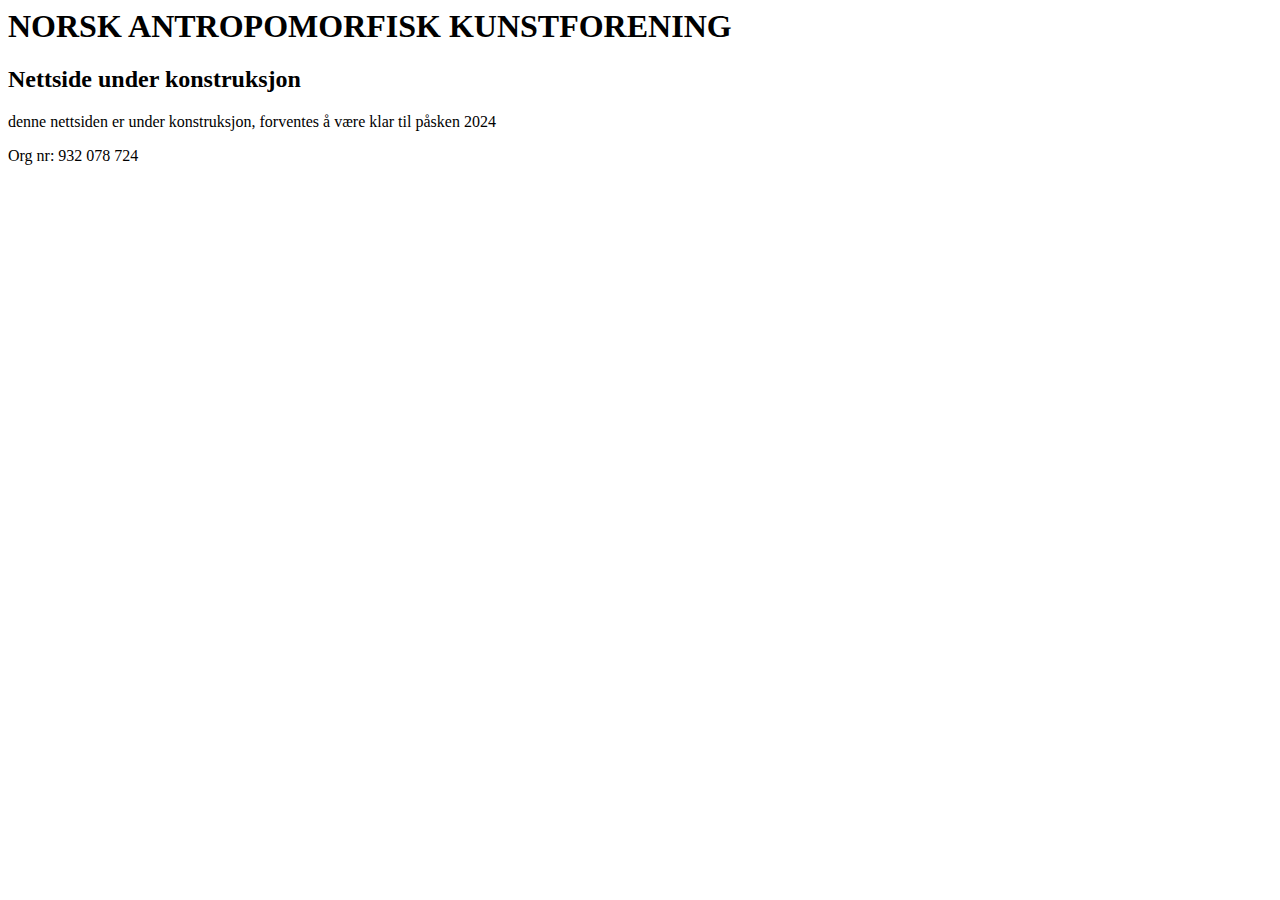
<file: index.html>
<html>
    <header></header>
    <body>
        <h1>NORSK ANTROPOMORFISK KUNSTFORENING</h1>
        <h2>Nettside under konstruksjon</h2>
        <p>denne nettsiden er under konstruksjon, forventes å være klar til påsken 2024</p>
        <footer>Org nr: 932 078 724</footer>
    </body>
</html>
</file>
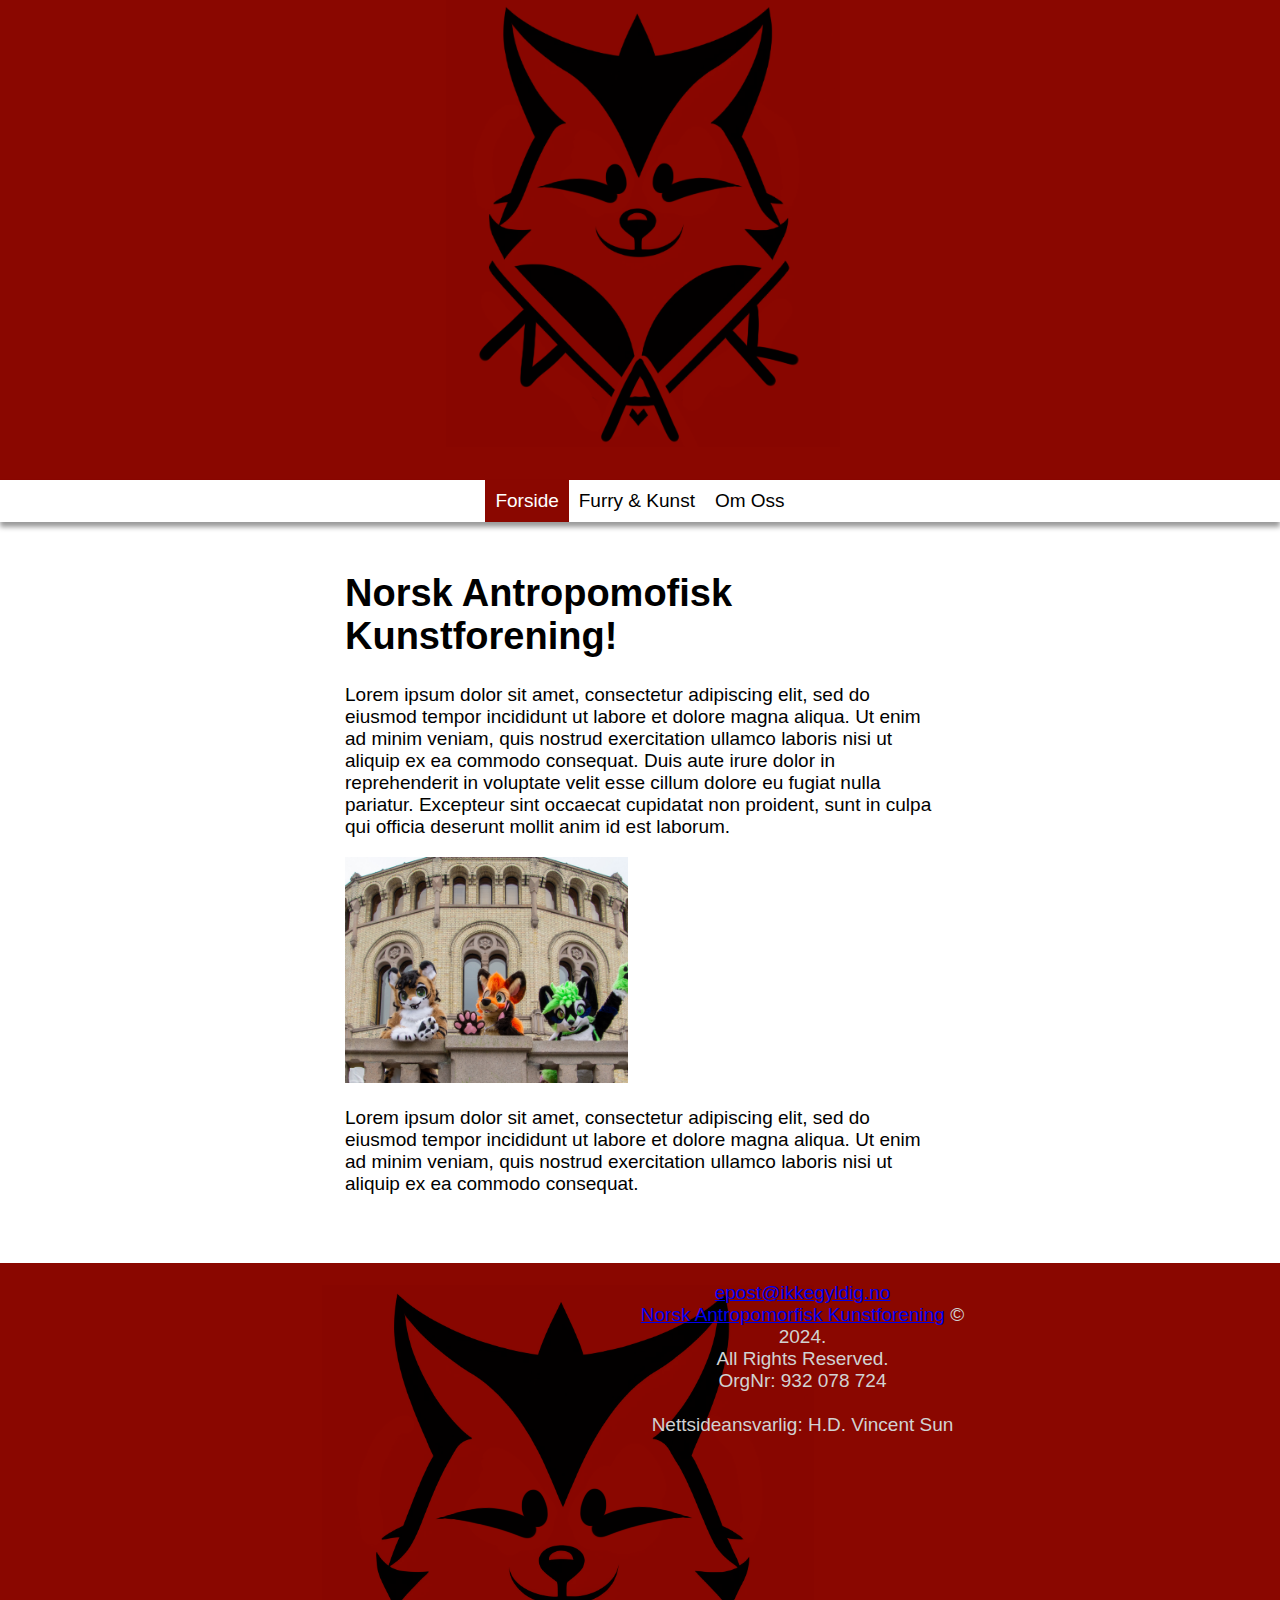
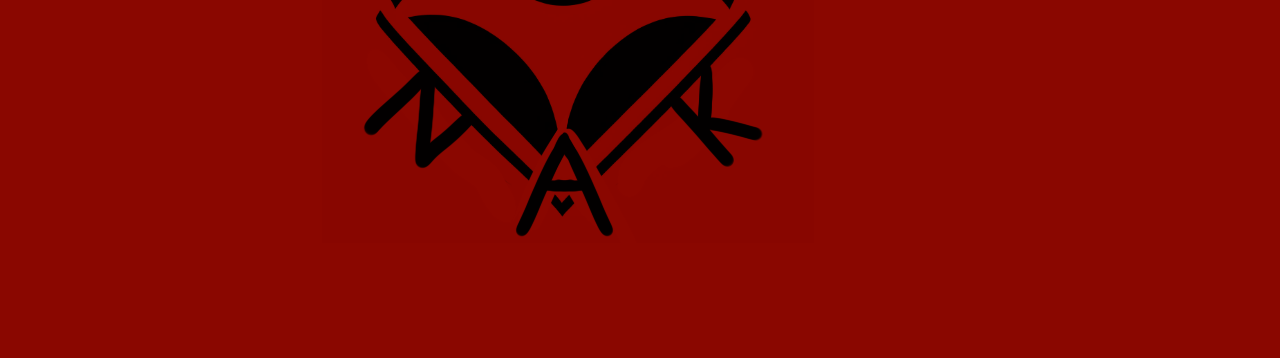
<file: test/index.html>
<!DOCTYPE html>
<html lang="en" dir="ltr">
  <head>
    <meta charset="utf-8">
    <meta name="viewport" content="width=device-width, initial-scale=1.0">
    <title>NAK</title>
    <link rel="icon" type="image/gif" href="./bilder/nak_logo.png">
    <link rel="stylesheet" href="./master.css">
  </head>
  <body>

    <div class="red_bg_color full_width">
      <img class="front_img" src="./bilder/nak_logo.png" alt="NAK logo">
    </div>
    <!--Menylinje under her-->
    <div class="full_width">
      <div class="navbar">
        <a href="index.html" class="button active"><span>Forside</span></a>
        <a href="furry_kunst.html" class="button inactive"><span>Furry & Kunst</span></a>
        <a href="om_oss.html" class="button inactive"><span>Om Oss</span></a>
      </div>
    </div>
    <!--Innhold for forside-->
    <div class="center_content flex">
      <div class="info">
        <div class="innhold">

          
          <h1 class="info_header">Norsk Antropomofisk Kunstforening!</h1>
          <p>Lorem ipsum dolor sit amet, consectetur adipiscing elit, sed do eiusmod tempor 
            incididunt ut labore et dolore magna aliqua. Ut enim ad minim veniam, quis nostrud 
            exercitation ullamco laboris nisi ut aliquip ex ea commodo consequat. Duis aute 
            irure dolor in reprehenderit in voluptate velit esse cillum dolore eu fugiat nulla 
            pariatur. Excepteur sint occaecat cupidatat non proident, sunt in culpa qui officia 
            deserunt mollit anim id est laborum.
          </p>
          <img class="image" src="./bilder/forbilde.jpg"  alt="Bilde av Fursiters">
          <p>Lorem ipsum dolor sit amet, consectetur adipiscing elit, sed do eiusmod tempor 
            incididunt ut labore et dolore magna aliqua. Ut enim ad minim veniam, quis nostrud 
            exercitation ullamco laboris nisi ut aliquip ex ea commodo consequat. 
          </p>
        </div>
      </div>    
    </div>
    <div class="center_content">
      
    </div>

    <!--Footer-->
    <footer class="full_width red_bg_color">
      <div class="flex center_content">
      
        <div class="footer_flex">
          <br>
          <img class="footer_img" src="./bilder/nak_logo.png" alt="NAK logo">
        </div>
        
        <div class="footer_flex">
          <p class="center_content2">
            <a href="mailto:">epost@ikkegyldig.no</a>
            <br><a href="https://antrokunst.no">Norsk Antropomorfisk Kunstforening</a> © 2024.
            <br> All Rights Reserved. 
            <br>OrgNr: 932 078 724
            <br><br>Nettsideansvarlig: H.D. Vincent Sun</p>
        </div> 
      
      </div>
    </footer>
  </body>
</html>
</file>
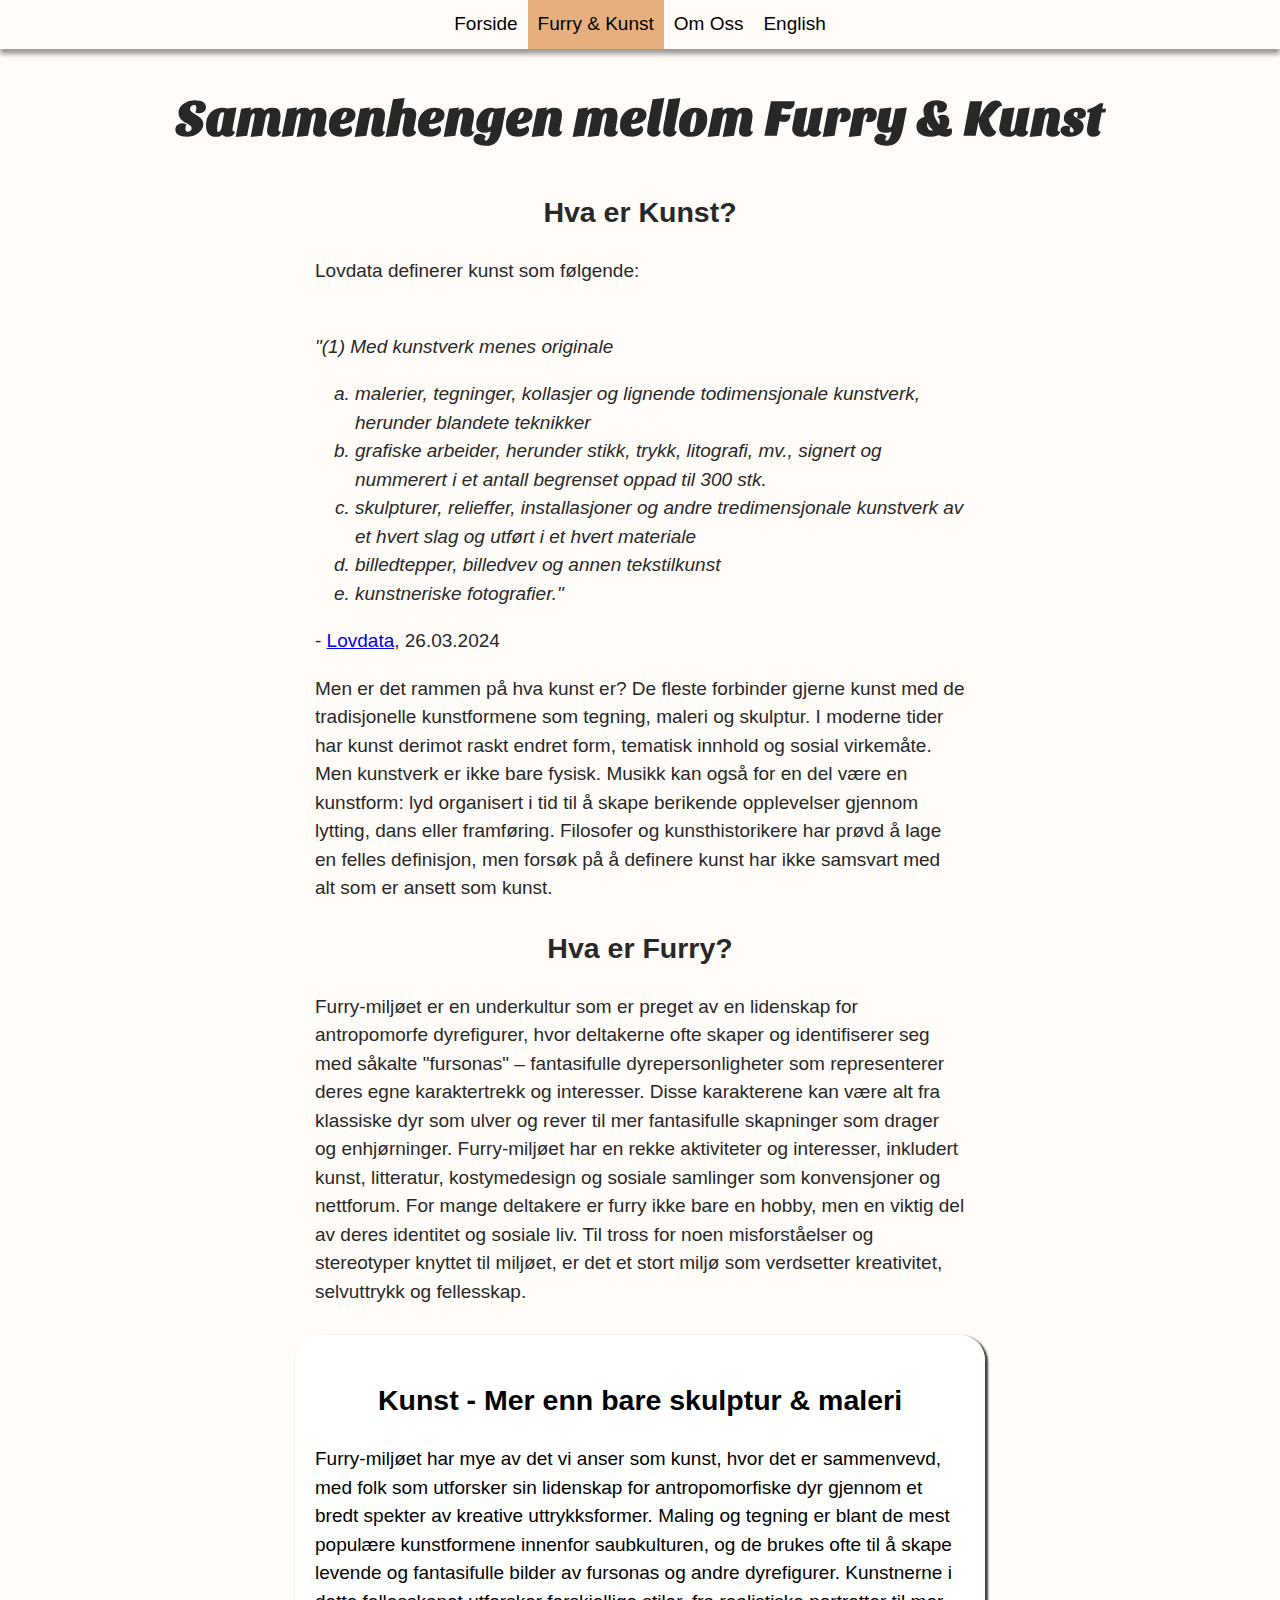
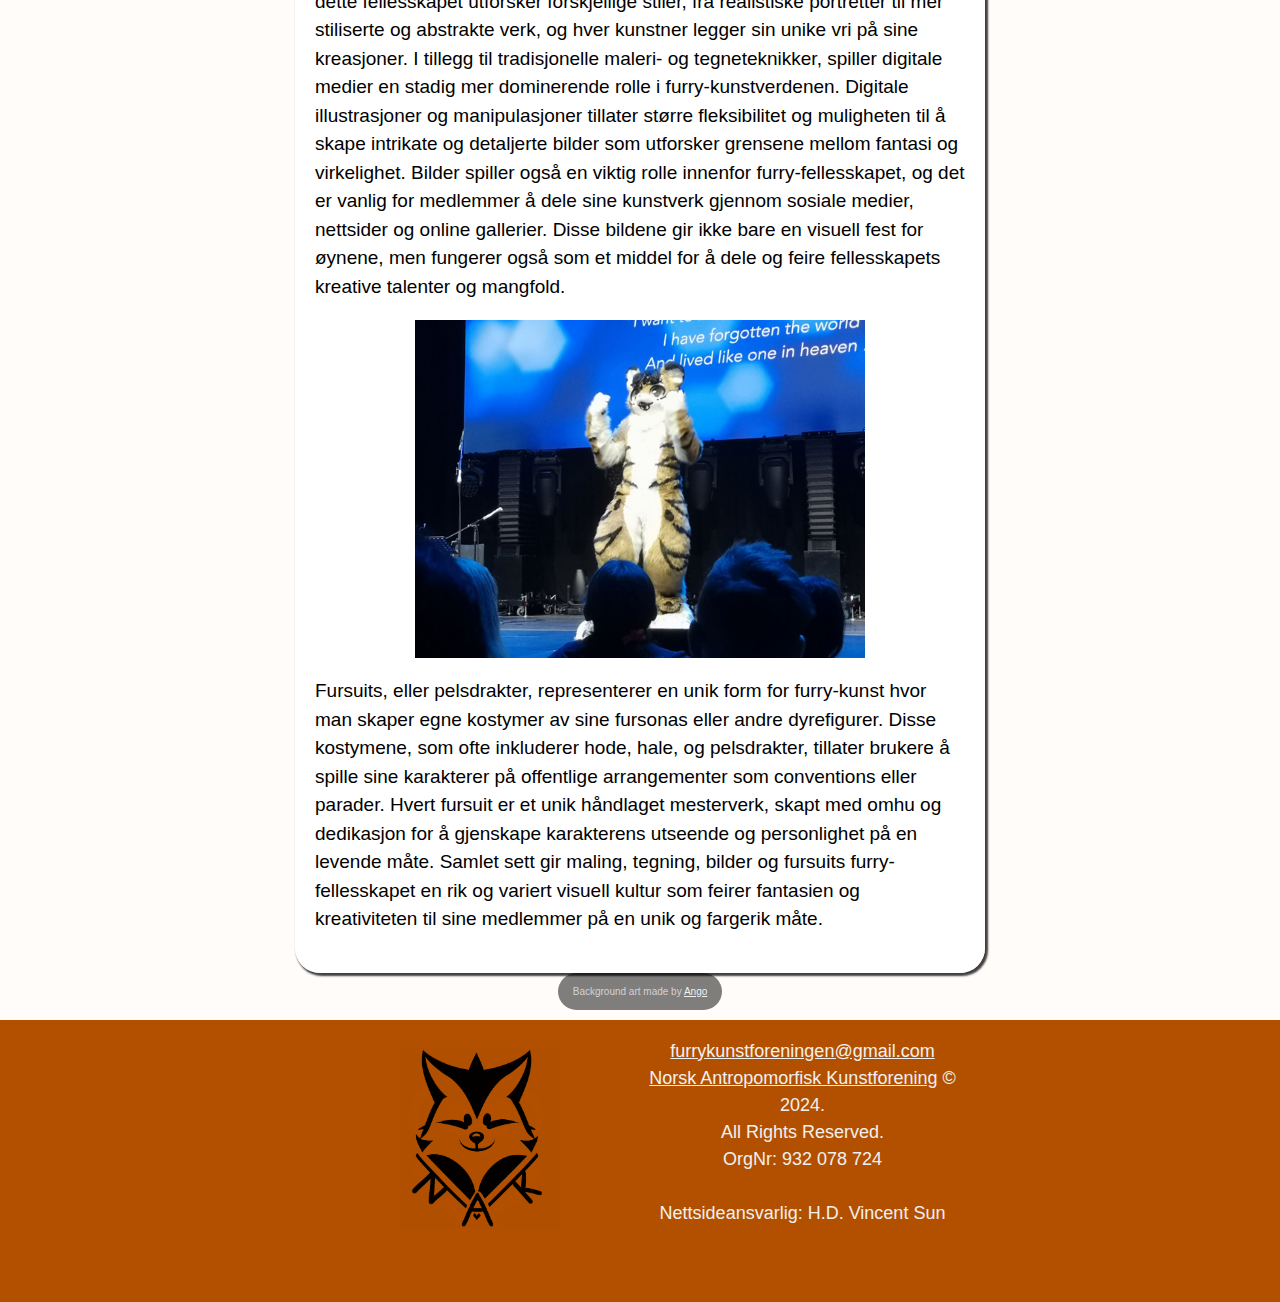
<file: furry_kunst.html>
<!DOCTYPE html>
<html lang="nb" dir="ltr">
  <head>
    <meta charset="utf-8">
    <meta name="viewport" content="width=device-width, initial-scale=1.0">
    <title>NAK - Furrykunst</title>
    <link rel="icon" type="image/gif" href="./assets/bilder/nak_logo.png">
    <link rel="stylesheet" href="./assets/master.css">
    
  </head>
  <!--This easter egg may have issues showing properly in firefox. 
  try another browser or resize your inspect vindow-->
<!--
⠀⢸⠂⠀⠀⠀⠘⣧⠀⠀⣟⠛⠲⢤⡀⠀⠀⣰⠏⠀⠀⠀⠀⠀⢹⡀
⠀⡿⠀⠀⠀⠀⠀⠈⢷⡀⢻⡀⠀⠀⠙⢦⣰⠏⠀⠀⠀⠀⠀⠀⢸⠀
⠀⡇⠀⠀⠀⠀⠀⠀⢀⣻⠞⠛⠀⠀⠀⠀⠻⠀⠀⠀⠀⠀⠀⠀⢸⠀
⠀⡇⠀⠀⠀⠀⠀⠀⠛⠓⠒⠓⠓⠀⠀⠀⠀⠀⠀⠀⠀⠀⠀⠀⢸⠀
⠀⡇⠀⠀⠀⠀⠀⠀⠀⠀⠀⠀⠀⠀⠀⠀⠀⠀⠀⠀⠀⠀⠀⠀⣸⠀
⠀⢿⠀⠀⠀⠀⠀⠀⠀⠀⠀⠀⠀⠀⠀⠀⢀⣀⣀⣀⣀⠀⠀⢀⡟⠀
⠀⠘⣇⠀⠘⣿⠋⢹⠛⣿⡇⠀⠀⠀⠀⣿⣿⡇⠀⢳⠉⠀⣠⡾⠁⠀
⣦⣤⣽⣆⢀⡇⠀⢸⡇⣾⡇⠀⠀⠀⠀⣿⣿⡷⠀⢸⡇⠐⠛⠛⣿⠀
⠹⣦⠀⠀⠸⡇⠀⠸⣿⡿⠁⢀⡀⠀⠀⠿⠿⠃⠀⢸⠇⠀⢀⡾⠁⠀
⠀⠈⡿⢠⢶⣡⡄⠀⠀⠀⠀⠉⠁⠀⠀⠀⠀⠀⣴⣧⠆⠀⢻⡄⠀⠀
⠀⢸⠃⠀⠘⠉⠀⠀⠀⠠⣄⡴⠲⠶⠴⠃⠀⠀⠀⠉⡀⠀⠀⢻⡄⠀
⠀⠘⠒⠒⠻⢦⣄⡀⠀⠀⠀⠀⠀⠀⠀⠀⢀⣀⣤⠞⠛⠒⠛⠋⠁⠀
⠀⠀⠀⠀⠀⠀⠸⣟⠓⠒⠂⠀⠀⠀⠀⠀⠈⢷⡀⠀⠀⠀⠀⠀⠀⠀
⠀⠀⠀⠀⠀⠀⠀⠙⣦⠀⠀⠀⠀⠀⠀⠀⠀⠈⢷⠀⠀⠀⠀⠀⠀⠀
⠀⠀⠀⠀⠀⠀⠀⣼⣃⡀⠀⠀⠀⠀⠀⠀⠀⠀⠘⣆⠀⠀⠀⠀⠀⠀
⠀⠀⠀⠀⠀⠀⠀⠉⣹⠃⠀⠀⠀⠀⠀⠀⠀⠀⠀⢻⠀⠀⠀⠀⠀⠀
⠀⠀⠀⠀⠀⠀⠀⠀⡿⠀⠀⠀⠀⠀⠀⠀⠀⠀⠀⢸⡆⠀⠀⠀⠀⠀
-->

  <body>

<!--    <div class="topbar_bg_color full_width">
      <img class="front_img" src="./bilder/nak_logo.png" alt="NAK logo">
    </div>
 -->   
    <!--Menylinje under her-->
    <div class="full_width">
      <div class="navbar">
        <a href="index.html" class="button inactive"><span>Forside</span></a>
        <a href="furry_kunst.html" class="button active"><span>Furry & Kunst</span></a>
        <a href="om_oss.html" class="button inactive"><span>Om Oss</span></a>
        <a href="zENG_index.html" class="button inactive"><span>English</span></a>
      </div>
    </div>
    <!--Innhold for furry & kunst-->
    <h1 class="center_content2 animate-top">Sammenhengen mellom Furry & Kunst</h1>
    <div class="center_content"><!--div box for art-->
      <h2 class="center_content2">Hva er Kunst? </h2>
      <p class="">
        Lovdata definerer kunst som følgende: 
      </p>
        <br> 
        <span class="quote">"(1) Med kunstverk menes originale</span>
        <ol type="a" class="quote">
          <li>malerier, tegninger, kollasjer og lignende todimensjonale 
              kunstverk, herunder blandete teknikker</li>
          <li>grafiske arbeider, herunder stikk, trykk, litografi, mv., 
              signert og nummerert i et antall begrenset oppad til 300 stk.</li>
          <li>skulpturer, relieffer, installasjoner og andre tredimensjonale 
              kunstverk av et hvert slag og utført i et hvert materiale</li>
          <li>billedtepper, billedvev og annen tekstilkunst</li>
          <li>kunstneriske fotografier."</li>
        </ol>
        <p class="">
        - <a href="https://lovdata.no/forskrift/2009-12-15-1540/§1-3-2">
        Lovdata</a>, 26.03.2024</p>

      <p>Men er det rammen på hva kunst er? De fleste forbinder gjerne kunst 
        med de tradisjonelle kunstformene som tegning, maleri og skulptur. I 
        moderne tider har kunst derimot raskt endret form, tematisk innhold og 
        sosial virkemåte. Men kunstverk er ikke bare fysisk. Musikk kan også 
        for en del være en kunstform: lyd organisert i tid til å skape berikende
        opplevelser gjennom lytting, dans eller framføring. Filosofer og 
        kunsthistorikere har prøvd å lage en felles definisjon, men forsøk på 
        å definere kunst har ikke samsvart med alt som er ansett som kunst.
      </p>
    </div>

    <div class="center_content"><!--div box for furry-->
      <h2 class="center_content2">Hva er Furry? </h2>
      <p>Furry-miljøet er en underkultur som er preget av en lidenskap for 
        antropomorfe dyrefigurer, hvor deltakerne ofte skaper og identifiserer 
        seg med såkalte "fursonas" – fantasifulle dyrepersonligheter som 
        representerer deres egne karaktertrekk og interesser. Disse karakterene 
        kan være alt fra klassiske dyr som ulver og rever til mer fantasifulle 
        skapninger som drager og enhjørninger. Furry-miljøet har en 
        rekke aktiviteter og interesser, inkludert kunst, litteratur, 
        kostymedesign og sosiale samlinger som konvensjoner og nettforum. For 
        mange deltakere er furry ikke bare en hobby, men en viktig del av deres 
        identitet og sosiale liv. Til tross for noen misforståelser og 
        stereotyper knyttet til miljøet, er det et stort miljø som verdsetter 
        kreativitet, selvuttrykk og fellesskap.</p>
    </div>
    <div class="furryXart_bg"><!--div box for connection-->
      <div class="center_content contentbox">
        <h2 class="center_content2">Kunst - Mer enn bare skulptur & maleri</h2>
        <p>
          Furry-miljøet har mye av det vi anser som kunst, hvor det er sammenvevd, med 
          folk som utforsker sin lidenskap for antropomorfiske dyr gjennom et bredt spekter 
          av kreative uttrykksformer. Maling og tegning er blant de mest populære 
          kunstformene innenfor saubkulturen, og de brukes ofte til å skape 
          levende og fantasifulle bilder av fursonas og andre dyrefigurer. 
          Kunstnerne i dette fellesskapet utforsker forskjellige stiler, fra 
          realistiske portretter til mer stiliserte og abstrakte verk, og hver 
          kunstner legger sin unike vri på sine kreasjoner.

          I tillegg til tradisjonelle maleri- og tegneteknikker, spiller digitale 
          medier en stadig mer dominerende rolle i furry-kunstverdenen. Digitale 
          illustrasjoner og manipulasjoner tillater større fleksibilitet og
          muligheten til å skape intrikate og detaljerte bilder som utforsker 
          grensene mellom fantasi og virkelighet.
          
          Bilder spiller også en viktig rolle innenfor furry-fellesskapet, og det 
          er vanlig for medlemmer å dele sine kunstverk gjennom sosiale medier, 
          nettsider og online gallerier. Disse bildene gir ikke bare en visuell 
          fest for øynene, men fungerer også som et middel for å dele og feire 
          fellesskapets kreative talenter og mangfold.
        </p>
          <img loading="lazy" class="image" src="./assets/bilder/kunstbilde.jpg"  
          alt="Bilde av Dan som operasanger">
        <p>
          Fursuits, eller pelsdrakter, representerer en unik form for furry-kunst 
          hvor man skaper egne kostymer av sine fursonas eller andre 
          dyrefigurer. Disse kostymene, som ofte inkluderer hode, hale, og 
          pelsdrakter, tillater brukere å spille sine karakterer på 
          offentlige arrangementer som conventions eller parader. Hvert fursuit 
          er et unik håndlaget mesterverk, skapt med omhu og dedikasjon for å 
          gjenskape karakterens utseende og personlighet på en levende måte.
          
          Samlet sett gir maling, tegning, bilder og fursuits furry-fellesskapet 
          en rik og variert visuell kultur som feirer fantasien og kreativiteten 
          til sine medlemmer på en unik og fargerik måte.
          
        </p>
      </div>
      <div class="creditbox">
       <p class="center_content2">Background art made by 
         <a class="footer_link" href="https://x.com/ANGO76_?t=thgjg4rvsb-B1SZXujbbqA&s=09">Ango</a></p>
      </div>
    </div>
    
    <!--Footer-->
    <footer class="full_width">
      <div class="flex center_content">
      
        <div class="footer_flex">
          <br>
          <img loading="lazy" class="footer_img" src="./assets/bilder/nak_logo.png" alt="NAK logo">
        </div>
        
        <div class="footer_flex">
          <p class="center_content2">
            <a class="footer_link" href="mailto:furrykunstforeningen@gmail.com  ">furrykunstforeningen@gmail.com</a>
            <br><a class="footer_link" href="https://antrokunst.no">Norsk Antropomorfisk Kunstforening</a> © 2024.
            <br> All Rights Reserved. 
            <br>OrgNr: 932 078 724
            <br><br>Nettsideansvarlig: H.D. Vincent Sun</p>
        </div> 
      
      </div>
    </footer>
  </body>
</html>
</file>
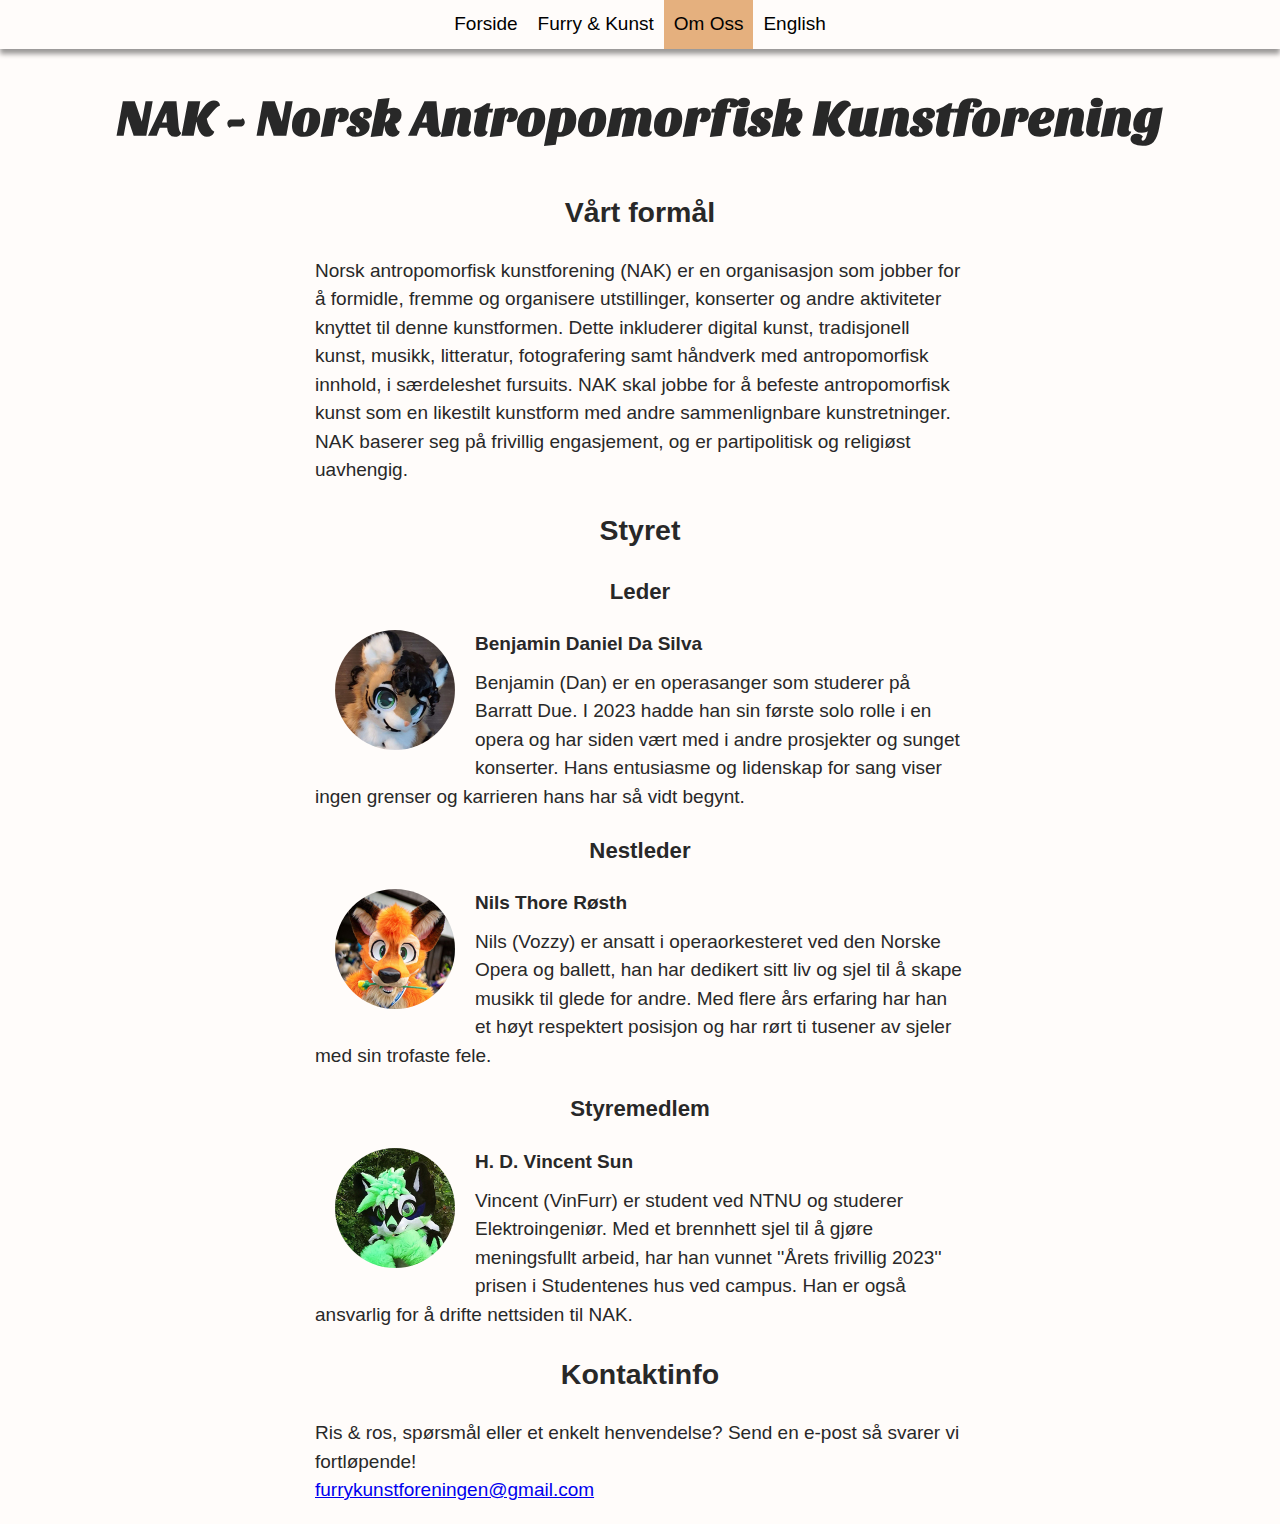
<file: om_oss.html>
<!DOCTYPE html>
<html lang="nb" dir="ltr">
  <head>
    <meta charset="utf-8">
    <meta name="viewport" content="width=device-width, initial-scale=1.0">
    <title>NAK- Om oss</title>
    <link rel="icon" type="image/gif" href="./assets/bilder/nak_logo.png">
    <link rel="stylesheet" href="./assets/master.css">
  </head>
<!--This easter egg may have issues showing properly in firefox. 
  try another browser or resize your inspect vindow-->
<!--
⠀⠀⠀⠀⠀⠀⠀⠀⠀⠀⠀⠀⠀⠀⠀⠀⠀⠀⠀⠀⡀⠀⠀⠀⠀⠀⠀⠀⠀⠀⠀⠀⠀⠀⠀⠀⠀⠀⠀⠀⠀⠀⠀⠀⠀⠀⠀⠀⠀⠀
⠀⠀⠀⠀⠀⠀⠀⠀⠀⠀⠀⠀⠀⠀⠀⠀⠀⠀⡰⠋⠹⡆⠀⠀⠀⠀⠀⠀⠀⠀⠀⠀⠀⠀⠀⠀⠀⠀⠀⠀⠀⠀⠀⠀⠀⠀⠀⠀⠀⠀
⠀⠀⠀⠀⠀⠀⠀⠀⠀⠀⠀⠀⠀⠀⠀⠀⠀⡸⠁⢨⠷⡝⣆⠀⠀⠀⠀⠀⠀⠀⠀⠀⠀⠀⠀⠀⠀⠀⠀⠀⠀⠀⠀⠀⠀⠀⠀⠀⠀⠀
⠀⠀⠀⠀⠀⠀⠀⠀⠀⠀⠀⡟⢦⣀⠀⠀⢰⠃⢠⠇⠀⠘⡎⠳⣄⠀⠀⠀⠀⠀⠀⠀⠀⠀⠀⠀⠀⠀⠀⠀⠀⠀⠀⠀⠀⠀⠀⠀⠀⠀
⠀⠀⠀⠀⠀⠀⠀⠀⠀⠀⠀⢳⣄⠈⠉⠒⡏⠀⡎⠀⠀⠀⢸⠀⠈⠳⣄⠀⠀⠀⠀⠀⠀⠀⠀⠀⠀⠀⠀⠀⠀⠀⠀⠀⠀⠀⠀⠀⠀⠀
⠀⠀⠀⠀⠀⠀⠀⠀⢀⠔⠋⠉⠉⠙⠲⠀⡇⢸⠁⠀⠀⠀⠘⠀⠀⠀⢹⡳⣄⠀⠀⠀⠀⠀⠀⠀⠀⠀⠀⠀⠀⠀⠀⠀⠀⠀⠀⠀⠀⠀
⠀⠀⠀⠀⠀⠀⠀⣰⠋⠀⠀⠀⠀⠀⠀⠀⢹⡈⣇⠀⠀⠀⠀⡄⠀⠀⠀⠃⠘⣆⠀⠀⠀⠀⠀⠀⠀⠀⠀⠀⠀⠀⠀⠀⠀⠀⠀⠀⠀⠀
⠀⠀⠀⠀⠀⠀⢰⠃⠀⢀⡴⠊⠁⠀⠀⠀⠀⢣⠈⠣⢤⣀⠀⢧⠀⠀⠀⠀⠀⢸⠀⠀⠀⠀⠀⠀⠀⠀⠀⠀⠀⢀⣤⠤⣶⣶⣶⣤⡀⠀
⣀⠀⠀⠀⣀⣀⣼⣠⢴⣿⠃⠀⠀⠀⢠⠀⢀⡏⠀⠀⠀⠈⠉⠚⠛⠀⠀⠀⠀⣼⠀⠀⠀⠀⠀⠀⠀⠀⣠⠴⠊⠁⠀⠰⣅⣠⣿⢤⣷⠀
⠉⠉⠉⠉⠁⠀⠈⠀⡜⠈⢧⡀⠀⠀⠘⣦⠞⢀⠴⣄⠀⠀⠀⠀⣼⢻⣀⡠⣼⢿⡃⠀⠀⠀⢀⡠⠔⠋⠀⠀⠀⠀⡴⠖⢦⣿⣁⣠⣿⡇
⠉⠓⠲⠤⣄⣀⠀⢀⡇⠀⠀⠙⢲⡤⣠⡏⠀⢺⣤⠏⣀⣤⡴⠀⢀⣿⠴⠒⢻⣶⡧⠔⠒⠋⠁⠀⠀⠀⠀⠀⠀⠀⠳⡄⢀⣷⡋⣹⡟⠀
⣧⡀⠀⠀⠀⠈⠉⠚⡇⠀⠀⠀⠸⣤⣬⠇⠀⠀⠀⣾⡿⠃⢀⡴⠋⠁⠀⠘⠋⠀⠱⡀⠀⠀⠀⠀⠀⠀⠀⠀⠀⠀⠀⠙⠋⢉⡽⠋⠀⠀
⠻⣷⢄⡀⠀⠀⠀⠀⢳⠀⠀⣠⣤⣦⣤⠀⢀⠤⣤⡤⠗⠚⠉⠀⠀⠀⠀⠀⠀⣤⠔⢷⠀⠀⠀⠀⠀⠀⠀⠀⠀⠀⣀⡠⠖⠋⠀⠀⠀⠀
⠀⠙⠳⣉⠓⠦⢄⣀⣿⣓⡀⠉⠉⠙⣿⡴⠛⠉⠁⠀⠀⠀⠀⠀⠀⠀⠀⠀⠀⠀⢀⠎⠀⠀⠀⠀⠀⢀⣀⠤⠒⠋⠁⠀⠀⠀⠀⠀⠀⢀
⠀⠀⠀⠀⠉⠉⠓⢲⠞⠉⠁⠀⣠⠞⠁⠀⠀⠀⠀⠀⠀⠀⠀⠀⠀⠀⠀⠀⢀⡴⠋⠀⢀⣀⠤⠔⠚⠉⠀⠀⠀⠀⠀⠀⠀⢀⣆⢠⠞⠁
⠀⠀⠀⠀⠀⠀⠀⢿⣴⡟⠁⢰⠁⠀⠀⠀⠀⠀⠀⠀⠀⠀⠀⠀⠀⢀⡴⠒⠉⢷⠒⠉⠁⠀⠀⠀⠀⠀⠀⠀⠀⠀⠀⠀⢀⡞⣿⠃⠀⠀
⠀⠀⠀⠀⠀⠀⠀⠀⠀⣇⢀⣯⠀⠀⠀⠀⠀⠀⠀⠀⠀⣀⡤⠔⠚⠁⠀⠀⠀⢸⡀⠀⠀⠀⠀⠀⠀⠀⠀⠀⠀⠀⠀⠀⡞⠀⠋⠀⠀⠀
⠀⠀⠀⠀⠀⠀⠀⠀⠀⠈⠉⠈⠳⢤⣀⣀⡠⠤⠔⠒⠉⠀⠀⠀⠀⠀⠀⠀⠀⠀⢧⠀⠀⠀⠀⠀⠀⠀⠀⠀⠀⠀⠀⢀⠇⠀⠀⠀⠀⠀
⠀⠀⠀⠀⠀⠀⠀⠀⠀⠀⠀⠀⠀⠀⠀⠙⣆⠀⠀⠀⠀⠀⠀⠀⠀⠀⠀⠀⠀⠀⠈⢇⠀⠀⠀⠀⠀⠀⠀⠀⠀⠀⠀⢸⠀⠀⠀⠀⠀⠀
⠀⠀⠀⠀⠀⠀⠀⠀⠀⠀⠀⠀⠀⠀⠀⠀⠘⣆⠀⠀⠀⠀⠀⠀⠀⠀⠀⠀⠀⠀⠀⠈⢧⡀⠀⠀⠀⠀⠀⠀⠀⠀⠀⡸⠀⠀⠀⠀⠀⠀
⠀⠀⠀⠀⠀⠀⠀⠀⠀⠀⠀⠀⠀⠀⠀⠀⣀⠞⠀⠀⠀⠀⠀⠀⠀⠀⠀⠀⠀⠀⠀⠀⠀⠳⣤⠤⠤⠤⠤⠤⠤⠴⠚⠁⠀⠀⠀⠀⠀⠀
⠀⢠⠞⠉⣿⡛⠲⢄⡀⠀⠀⠀⠀⢀⡤⠚⠁⠀⠀⠀⠀⠀⠀⠀⠀⠀⠀⠀⠀⠀⠀⠀⠀⠀⠘⣆⠀⠀⠀⠀⠀⠀⠀⠀⠀⠀⠀⠀⠀⠀
⠀⣾⡏⠻⣇⣱⠀⠀⠙⢦⡀⠀⣠⠋⠀⠀⠀⠀⠀⠀⠀⠀⠀⠀⠀⠀⠀⠀⠀⠀⠀⠀⠀⠀⠀⠘⡆⠀⠀⠀⠀⠀⠀⠀⠀⠀⠀⠀⠀⠀
⠀⣿⣛⣾⠟⢻⡄⠀⠀⠀⠙⢶⡃⠀⠀⠀⠀⠀⠀⠀⠀⠀⠀⢠⠀⠀⠀⠀⠀⠀⠀⠀⠀⠀⠀⠀⣧⠀⠀⠀⠀⠀⠀⠀⠀⠀⠀⠀⠀⠀
-->

  <body>
<!--
    <div class="topbar_bg_color full_width">
      <img class="front_img" src="./bilder/nak_logo.png" alt="NAK logo">
    </div>
  -->
    <!--Menylinje under her-->
    <div class="full_width">
      <div class="navbar">
        <a href="index.html" class="button inactive"><span>Forside</span></a>
        <a href="furry_kunst.html" class="button inactive"><span>Furry & Kunst</span></a>
        <a href="om_oss.html" class="button active"><span>Om Oss</span></a>
        <a href="zENG_index.html" class="button inactive"><span>English</span></a>
      </div>
    </div>
    <!--Innhold for om oss-->
    <h1 class="center_content2 animate-top">NAK - Norsk Antropomorfisk Kunstforening </h1>
    <div class="center_content">
      <h2 class="center_content2">Vårt formål</h2>
      <p>Norsk antropomorfisk kunstforening (NAK) er en organisasjon som jobber 
        for å formidle, fremme og organisere utstillinger, konserter og andre 
        aktiviteter knyttet til denne kunstformen. Dette inkluderer digital 
        kunst, tradisjonell kunst, musikk, litteratur, fotografering samt 
        håndverk med antropomorfisk innhold, i særdeleshet fursuits. NAK skal 
        jobbe for å befeste antropomorfisk kunst som en likestilt kunstform med 
        andre sammenlignbare kunstretninger. NAK baserer seg på frivillig 
        engasjement, og er partipolitisk og religiøst uavhengig.</p>
    </div>

    <!--styret-->
    <div class="center_content">
      <h2 class="center_content2">Styret</h2>
      <!--styret 1-->
      <h3 class="center_content2">Leder</h3>
      <div class="board_box">
        <img loading="lazy" class="board_pfp" src="./assets/bilder/styre/dan.jpg" alt="Bilde Dan, Leder">
        <h4 class="board_header">Benjamin Daniel Da Silva</h4>
        <p class="board_p">Benjamin (Dan) er en operasanger som studerer på 
          Barratt Due. I 2023 hadde han sin første solo rolle i en opera og har 
          siden vært med i andre prosjekter og sunget konserter. Hans entusiasme
           og lidenskap for sang viser ingen grenser og karrieren hans har så 
           vidt begynt.
        </p>
      </div>
      <!--styret 2-->
      <h3 class="center_content2">Nestleder</h3>
      <div class="board_box">
        <img loading="lazy" class="board_pfp" src="./assets/bilder/styre/vozzy.jpg" alt="Bilde Vozzy, Styremedlem">
        <h4 class="board_header">Nils Thore Røsth</h4>
        <p class="board_p">Nils (Vozzy) er ansatt i operaorkesteret ved den 
          Norske Opera og ballett, han har 
          dedikert sitt liv og sjel til å skape musikk til glede for andre.
          Med flere års erfaring har han et høyt respektert posisjon og har rørt
          ti tusener av sjeler med sin trofaste fele.
        </p>
      </div> 
      <!--styret 3-->
      <h3 class="center_content2">Styremedlem</h3>
      <div class="board_box">
        <img loading="lazy" class="board_pfp" src="./assets/bilder/styre/vinfurr.jpg" alt="Bilde VinFurr, Styremedlem">
        <h4 class="board_header">H. D. Vincent Sun</h4>
        <p class="board_p">Vincent (VinFurr) er student ved NTNU og studerer 
          Elektroingeniør. Med et brennhett sjel til å gjøre meningsfullt 
          arbeid, har han vunnet ''Årets frivillig 2023'' prisen i Studentenes 
          hus ved campus. Han er også ansvarlig for å drifte nettsiden til NAK.
          
        </p>
      </div> 
    </div>

    <!--Kontaktinfo-->
    <div class="center_content">
      <h2 class="center_content2">Kontaktinfo</h2>
      <p>Ris & ros, spørsmål eller et enkelt henvendelse? Send en e-post så 
        svarer vi fortløpende! 
        <br>
        <a class="" href="mailto:furrykunstforeningen@gmail.com  ">furrykunstforeningen@gmail.com</a>
      </p>
    </div>
    <!--Footer, fetched by javascript from footer.html-->
    <div id="footer"></div>
  </body>
  <script src="./assets/script.js"></script>
</html>
</file>
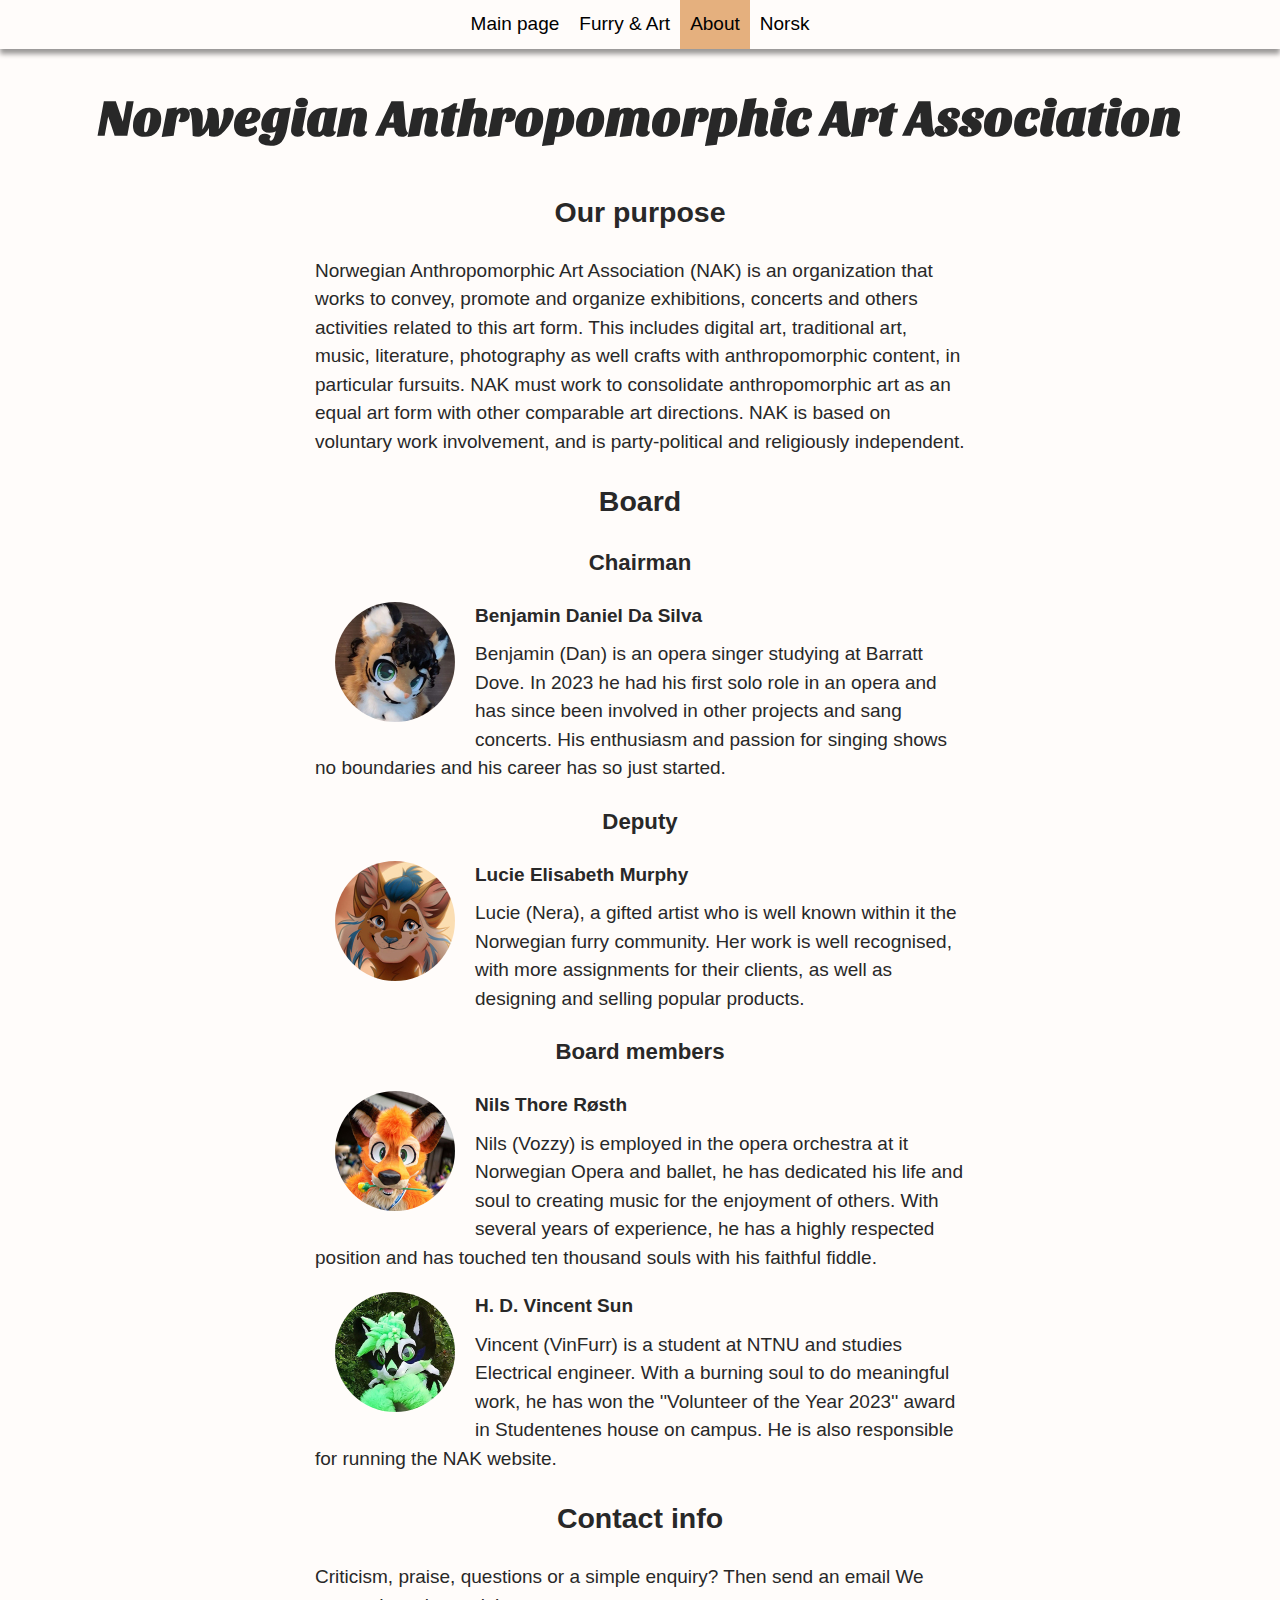
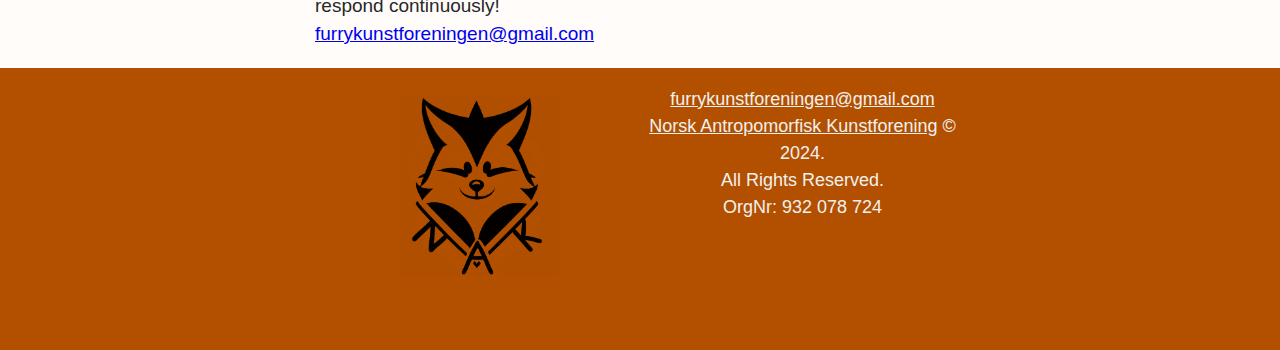
<file: zENG_about.html>
<!DOCTYPE html>
<html lang="nb" dir="ltr">
  <head>
    <meta charset="utf-8">
    <meta name="viewport" content="width=device-width, initial-scale=1.0">
    <title>NAK - About</title>
    <link rel="icon" type="image/gif" href="./assets/bilder/nak_logo.png">
    <link rel="stylesheet" href="./assets/master.css">
  </head>
<!--This easter egg may have issues showing properly in firefox. 
  try another browser or resize your inspect vindow-->
<!--
⠀⠀⠀⠀⠀⠀⠀⠀⠀⠀⠀⠀⠀⠀⠀⠀⠀⠀⠀⠀⡀⠀⠀⠀⠀⠀⠀⠀⠀⠀⠀⠀⠀⠀⠀⠀⠀⠀⠀⠀⠀⠀⠀⠀⠀⠀⠀⠀⠀⠀
⠀⠀⠀⠀⠀⠀⠀⠀⠀⠀⠀⠀⠀⠀⠀⠀⠀⠀⡰⠋⠹⡆⠀⠀⠀⠀⠀⠀⠀⠀⠀⠀⠀⠀⠀⠀⠀⠀⠀⠀⠀⠀⠀⠀⠀⠀⠀⠀⠀⠀
⠀⠀⠀⠀⠀⠀⠀⠀⠀⠀⠀⠀⠀⠀⠀⠀⠀⡸⠁⢨⠷⡝⣆⠀⠀⠀⠀⠀⠀⠀⠀⠀⠀⠀⠀⠀⠀⠀⠀⠀⠀⠀⠀⠀⠀⠀⠀⠀⠀⠀
⠀⠀⠀⠀⠀⠀⠀⠀⠀⠀⠀⡟⢦⣀⠀⠀⢰⠃⢠⠇⠀⠘⡎⠳⣄⠀⠀⠀⠀⠀⠀⠀⠀⠀⠀⠀⠀⠀⠀⠀⠀⠀⠀⠀⠀⠀⠀⠀⠀⠀
⠀⠀⠀⠀⠀⠀⠀⠀⠀⠀⠀⢳⣄⠈⠉⠒⡏⠀⡎⠀⠀⠀⢸⠀⠈⠳⣄⠀⠀⠀⠀⠀⠀⠀⠀⠀⠀⠀⠀⠀⠀⠀⠀⠀⠀⠀⠀⠀⠀⠀
⠀⠀⠀⠀⠀⠀⠀⠀⢀⠔⠋⠉⠉⠙⠲⠀⡇⢸⠁⠀⠀⠀⠘⠀⠀⠀⢹⡳⣄⠀⠀⠀⠀⠀⠀⠀⠀⠀⠀⠀⠀⠀⠀⠀⠀⠀⠀⠀⠀⠀
⠀⠀⠀⠀⠀⠀⠀⣰⠋⠀⠀⠀⠀⠀⠀⠀⢹⡈⣇⠀⠀⠀⠀⡄⠀⠀⠀⠃⠘⣆⠀⠀⠀⠀⠀⠀⠀⠀⠀⠀⠀⠀⠀⠀⠀⠀⠀⠀⠀⠀
⠀⠀⠀⠀⠀⠀⢰⠃⠀⢀⡴⠊⠁⠀⠀⠀⠀⢣⠈⠣⢤⣀⠀⢧⠀⠀⠀⠀⠀⢸⠀⠀⠀⠀⠀⠀⠀⠀⠀⠀⠀⢀⣤⠤⣶⣶⣶⣤⡀⠀
⣀⠀⠀⠀⣀⣀⣼⣠⢴⣿⠃⠀⠀⠀⢠⠀⢀⡏⠀⠀⠀⠈⠉⠚⠛⠀⠀⠀⠀⣼⠀⠀⠀⠀⠀⠀⠀⠀⣠⠴⠊⠁⠀⠰⣅⣠⣿⢤⣷⠀
⠉⠉⠉⠉⠁⠀⠈⠀⡜⠈⢧⡀⠀⠀⠘⣦⠞⢀⠴⣄⠀⠀⠀⠀⣼⢻⣀⡠⣼⢿⡃⠀⠀⠀⢀⡠⠔⠋⠀⠀⠀⠀⡴⠖⢦⣿⣁⣠⣿⡇
⠉⠓⠲⠤⣄⣀⠀⢀⡇⠀⠀⠙⢲⡤⣠⡏⠀⢺⣤⠏⣀⣤⡴⠀⢀⣿⠴⠒⢻⣶⡧⠔⠒⠋⠁⠀⠀⠀⠀⠀⠀⠀⠳⡄⢀⣷⡋⣹⡟⠀
⣧⡀⠀⠀⠀⠈⠉⠚⡇⠀⠀⠀⠸⣤⣬⠇⠀⠀⠀⣾⡿⠃⢀⡴⠋⠁⠀⠘⠋⠀⠱⡀⠀⠀⠀⠀⠀⠀⠀⠀⠀⠀⠀⠙⠋⢉⡽⠋⠀⠀
⠻⣷⢄⡀⠀⠀⠀⠀⢳⠀⠀⣠⣤⣦⣤⠀⢀⠤⣤⡤⠗⠚⠉⠀⠀⠀⠀⠀⠀⣤⠔⢷⠀⠀⠀⠀⠀⠀⠀⠀⠀⠀⣀⡠⠖⠋⠀⠀⠀⠀
⠀⠙⠳⣉⠓⠦⢄⣀⣿⣓⡀⠉⠉⠙⣿⡴⠛⠉⠁⠀⠀⠀⠀⠀⠀⠀⠀⠀⠀⠀⢀⠎⠀⠀⠀⠀⠀⢀⣀⠤⠒⠋⠁⠀⠀⠀⠀⠀⠀⢀
⠀⠀⠀⠀⠉⠉⠓⢲⠞⠉⠁⠀⣠⠞⠁⠀⠀⠀⠀⠀⠀⠀⠀⠀⠀⠀⠀⠀⢀⡴⠋⠀⢀⣀⠤⠔⠚⠉⠀⠀⠀⠀⠀⠀⠀⢀⣆⢠⠞⠁
⠀⠀⠀⠀⠀⠀⠀⢿⣴⡟⠁⢰⠁⠀⠀⠀⠀⠀⠀⠀⠀⠀⠀⠀⠀⢀⡴⠒⠉⢷⠒⠉⠁⠀⠀⠀⠀⠀⠀⠀⠀⠀⠀⠀⢀⡞⣿⠃⠀⠀
⠀⠀⠀⠀⠀⠀⠀⠀⠀⣇⢀⣯⠀⠀⠀⠀⠀⠀⠀⠀⠀⣀⡤⠔⠚⠁⠀⠀⠀⢸⡀⠀⠀⠀⠀⠀⠀⠀⠀⠀⠀⠀⠀⠀⡞⠀⠋⠀⠀⠀
⠀⠀⠀⠀⠀⠀⠀⠀⠀⠈⠉⠈⠳⢤⣀⣀⡠⠤⠔⠒⠉⠀⠀⠀⠀⠀⠀⠀⠀⠀⢧⠀⠀⠀⠀⠀⠀⠀⠀⠀⠀⠀⠀⢀⠇⠀⠀⠀⠀⠀
⠀⠀⠀⠀⠀⠀⠀⠀⠀⠀⠀⠀⠀⠀⠀⠙⣆⠀⠀⠀⠀⠀⠀⠀⠀⠀⠀⠀⠀⠀⠈⢇⠀⠀⠀⠀⠀⠀⠀⠀⠀⠀⠀⢸⠀⠀⠀⠀⠀⠀
⠀⠀⠀⠀⠀⠀⠀⠀⠀⠀⠀⠀⠀⠀⠀⠀⠘⣆⠀⠀⠀⠀⠀⠀⠀⠀⠀⠀⠀⠀⠀⠈⢧⡀⠀⠀⠀⠀⠀⠀⠀⠀⠀⡸⠀⠀⠀⠀⠀⠀
⠀⠀⠀⠀⠀⠀⠀⠀⠀⠀⠀⠀⠀⠀⠀⠀⣀⠞⠀⠀⠀⠀⠀⠀⠀⠀⠀⠀⠀⠀⠀⠀⠀⠳⣤⠤⠤⠤⠤⠤⠤⠴⠚⠁⠀⠀⠀⠀⠀⠀
⠀⢠⠞⠉⣿⡛⠲⢄⡀⠀⠀⠀⠀⢀⡤⠚⠁⠀⠀⠀⠀⠀⠀⠀⠀⠀⠀⠀⠀⠀⠀⠀⠀⠀⠘⣆⠀⠀⠀⠀⠀⠀⠀⠀⠀⠀⠀⠀⠀⠀
⠀⣾⡏⠻⣇⣱⠀⠀⠙⢦⡀⠀⣠⠋⠀⠀⠀⠀⠀⠀⠀⠀⠀⠀⠀⠀⠀⠀⠀⠀⠀⠀⠀⠀⠀⠘⡆⠀⠀⠀⠀⠀⠀⠀⠀⠀⠀⠀⠀⠀
⠀⣿⣛⣾⠟⢻⡄⠀⠀⠀⠙⢶⡃⠀⠀⠀⠀⠀⠀⠀⠀⠀⠀⢠⠀⠀⠀⠀⠀⠀⠀⠀⠀⠀⠀⠀⣧⠀⠀⠀⠀⠀⠀⠀⠀⠀⠀⠀⠀⠀
-->

  <body>
<!--
    <div class="topbar_bg_color full_width">
      <img class="front_img" src="./bilder/nak_logo.png" alt="NAK logo">
    </div>
  -->
    <!--Menylinje under her-->
    <div class="full_width">
      <div class="navbar">
        <a href="zENG_index.html" class="button inactive"><span>Main page</span></a>
        <a href="zENG_furry_art.html" class="button inactive"><span>Furry & Art</span></a>
        <a href="zENG_about.html" class="button active"><span>About</span></a>
        <a href="index.html" class="button inactive"><span>Norsk</span></a>
      </div>
    </div>
    <!--Innhold for om oss-->
    <h1 class="center_content2 animate-top">Norwegian Anthropomorphic Art Association </h1>
    <div class="center_content">
      <h2 class="center_content2">Our purpose</h2>
      <p>Norwegian Anthropomorphic Art Association (NAK) is an organization that works
        to convey, promote and organize exhibitions, concerts and others
        activities related to this art form. This includes digital
        art, traditional art, music, literature, photography as well
        crafts with anthropomorphic content, in particular fursuits. NAK must
        work to consolidate anthropomorphic art as an equal art form with
        other comparable art directions. NAK is based on voluntary work
        involvement, and is party-political and religiously independent.</p>
    </div>

    <!--styret-->
    <div class="center_content">
      <h2 class="center_content2">Board</h2>
      <!--styret 1-->
      <h3 class="center_content2">Chairman</h3>
      <div class="board_box">
        <img loading="lazy" class="board_pfp" src="./assets/bilder/styre/dan.jpg" alt="Bilde Dan, Leder">
        <h4 class="board_header">Benjamin Daniel Da Silva</h4>
        <p class="board_p">Benjamin (Dan) is an opera singer studying at
          Barratt Dove. In 2023 he had his first solo role in an opera and has
          since been involved in other projects and sang concerts. His enthusiasm
           and passion for singing shows no boundaries and his career has so
           just started.
        </p>
      </div>
      <!--styret 2-->
      <h3 class="center_content2">Deputy</h3>
      <div class="board_box">
        <img loading="lazy" class="board_pfp" src="./assets/bilder/styre/nera.jpg" alt="Bilde Nera, Nestleder">
        <h4 class="board_header">Lucie Elisabeth Murphy</h4>
        <p class="board_p">Lucie (Nera), a gifted artist who is well known within it
          the Norwegian furry community. Her work is well recognised, with more
          assignments for their clients, as well as designing and selling popular products.
        </p>
      </div>
      <!--styret 3-->
      <h3 class="center_content2">Board members</h3>
      <div class="board_box">
        <img loading="lazy" class="board_pfp" src="./assets/bilder/styre/vozzy.jpg" alt="Bilde Vozzy, Styremedlem">
        <h4 class="board_header">Nils Thore Røsth</h4>
        <p class="board_p">Nils (Vozzy) is employed in the opera orchestra at it
          Norwegian Opera and ballet, he has
          dedicated his life and soul to creating music for the enjoyment of others.
          With several years of experience, he has a highly respected position and has touched
          ten thousand souls with his faithful fiddle.
        </p>
      </div> 
      <!--styret 4-->
      <div class="board_box">
        <img loading="lazy" class="board_pfp" src="./assets/bilder/styre/vinfurr.jpg" alt="Bilde VinFurr, Styremedlem">
        <h4 class="board_header">H. D. Vincent Sun</h4>
        <p class="board_p">Vincent (VinFurr) is a student at NTNU and studies
          Electrical engineer. With a burning soul to do meaningful
          work, he has won the ''Volunteer of the Year 2023'' award in Studentenes
          house on campus. He is also responsible for running the NAK website.
          

        </p>
      </div> 
    </div>

    <!--Kontaktinfo-->
    <div class="center_content">
      <h2 class="center_content2">Contact info</h2>
      <p>Criticism, praise, questions or a simple enquiry? Then send an email
        We respond continuously! 
        <br>
        <a class="" href="mailto:furrykunstforeningen@gmail.com  ">furrykunstforeningen@gmail.com</a>
      </p>
    </div>

    <!--Footer-->
    <footer class="full_width">
      <div class="flex center_content">
      
        <div class="footer_flex">
          <br>
          <img loading="lazy" class="footer_img" src="./assets/bilder/nak_logo.png" alt="NAK logo">
        </div>
        
        <div class="footer_flex">
          <p class="center_content2">
            <a class="footer_link" href="mailto:furrykunstforeningen@gmail.com  ">furrykunstforeningen@gmail.com</a>
            <br><a class="footer_link" href="https://antrokunst.no">Norsk Antropomorfisk Kunstforening</a> © 2024.
            <br> All Rights Reserved. 
            <br>OrgNr: 932 078 724
          </p>
        </div> 
      
      </div>
    </footer>
  </body>
</html>
</file>
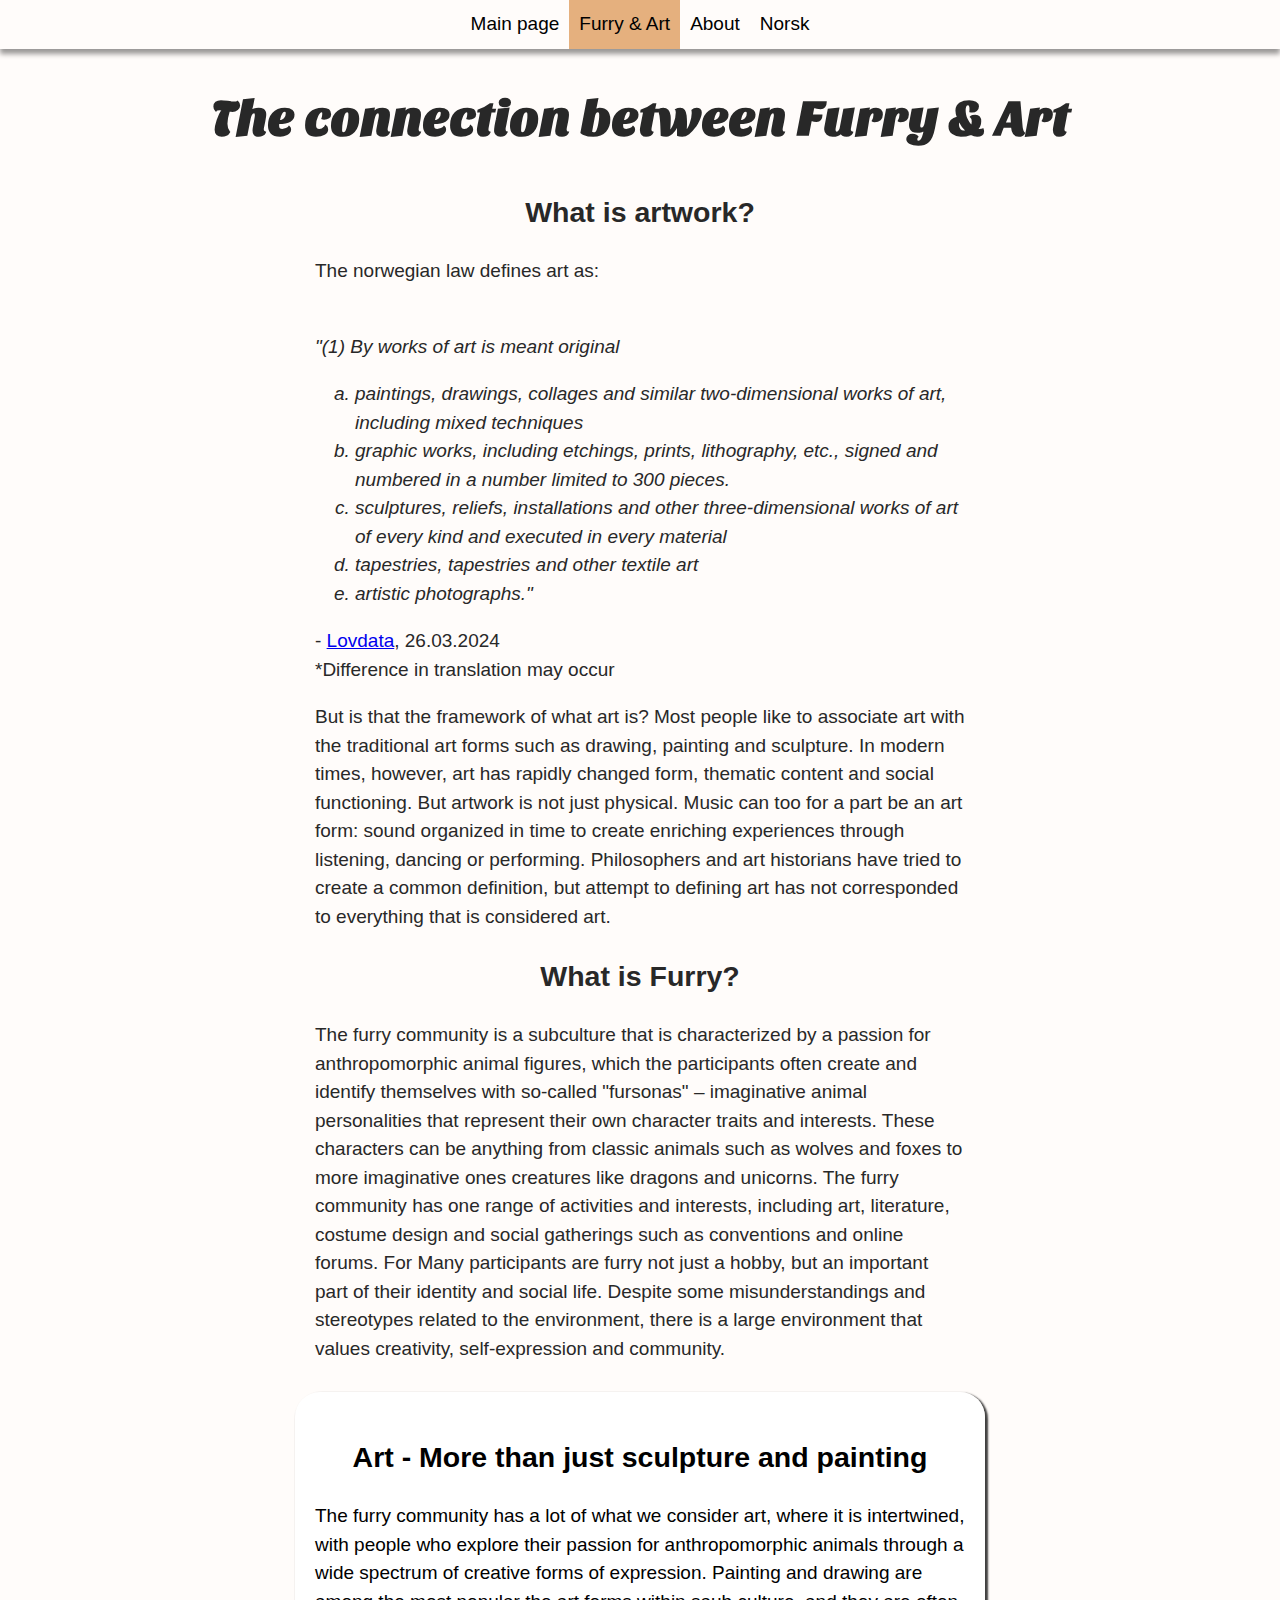
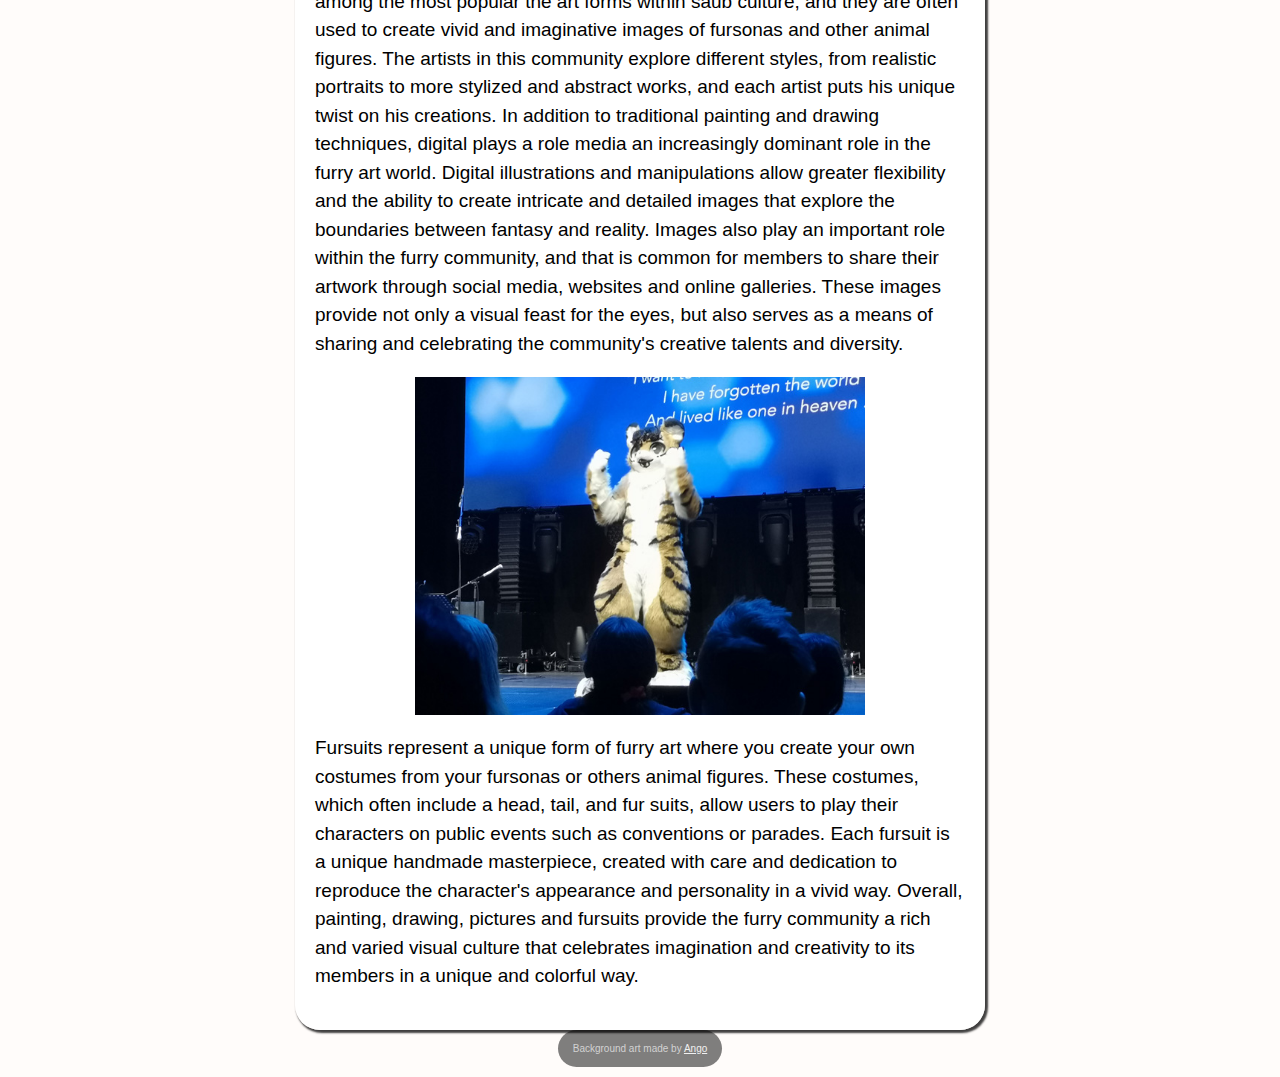
<file: zENG_furry_art.html>
<!DOCTYPE html>
<html lang="nb" dir="ltr">
  <head>
    <meta charset="utf-8">
    <meta name="viewport" content="width=device-width, initial-scale=1.0">
    <title>NAK - Furryart</title>
    <link rel="icon" type="image/gif" href="./assets/bilder/nak_logo.png">
    <link rel="stylesheet" href="./assets/master.css">
  </head>
  <!--This easter egg may have issues showing properly in firefox. 
  try another browser or resize your inspect vindow-->
<!--
⠀⢸⠂⠀⠀⠀⠘⣧⠀⠀⣟⠛⠲⢤⡀⠀⠀⣰⠏⠀⠀⠀⠀⠀⢹⡀
⠀⡿⠀⠀⠀⠀⠀⠈⢷⡀⢻⡀⠀⠀⠙⢦⣰⠏⠀⠀⠀⠀⠀⠀⢸⠀
⠀⡇⠀⠀⠀⠀⠀⠀⢀⣻⠞⠛⠀⠀⠀⠀⠻⠀⠀⠀⠀⠀⠀⠀⢸⠀
⠀⡇⠀⠀⠀⠀⠀⠀⠛⠓⠒⠓⠓⠀⠀⠀⠀⠀⠀⠀⠀⠀⠀⠀⢸⠀
⠀⡇⠀⠀⠀⠀⠀⠀⠀⠀⠀⠀⠀⠀⠀⠀⠀⠀⠀⠀⠀⠀⠀⠀⣸⠀
⠀⢿⠀⠀⠀⠀⠀⠀⠀⠀⠀⠀⠀⠀⠀⠀⢀⣀⣀⣀⣀⠀⠀⢀⡟⠀
⠀⠘⣇⠀⠘⣿⠋⢹⠛⣿⡇⠀⠀⠀⠀⣿⣿⡇⠀⢳⠉⠀⣠⡾⠁⠀
⣦⣤⣽⣆⢀⡇⠀⢸⡇⣾⡇⠀⠀⠀⠀⣿⣿⡷⠀⢸⡇⠐⠛⠛⣿⠀
⠹⣦⠀⠀⠸⡇⠀⠸⣿⡿⠁⢀⡀⠀⠀⠿⠿⠃⠀⢸⠇⠀⢀⡾⠁⠀
⠀⠈⡿⢠⢶⣡⡄⠀⠀⠀⠀⠉⠁⠀⠀⠀⠀⠀⣴⣧⠆⠀⢻⡄⠀⠀
⠀⢸⠃⠀⠘⠉⠀⠀⠀⠠⣄⡴⠲⠶⠴⠃⠀⠀⠀⠉⡀⠀⠀⢻⡄⠀
⠀⠘⠒⠒⠻⢦⣄⡀⠀⠀⠀⠀⠀⠀⠀⠀⢀⣀⣤⠞⠛⠒⠛⠋⠁⠀
⠀⠀⠀⠀⠀⠀⠸⣟⠓⠒⠂⠀⠀⠀⠀⠀⠈⢷⡀⠀⠀⠀⠀⠀⠀⠀
⠀⠀⠀⠀⠀⠀⠀⠙⣦⠀⠀⠀⠀⠀⠀⠀⠀⠈⢷⠀⠀⠀⠀⠀⠀⠀
⠀⠀⠀⠀⠀⠀⠀⣼⣃⡀⠀⠀⠀⠀⠀⠀⠀⠀⠘⣆⠀⠀⠀⠀⠀⠀
⠀⠀⠀⠀⠀⠀⠀⠉⣹⠃⠀⠀⠀⠀⠀⠀⠀⠀⠀⢻⠀⠀⠀⠀⠀⠀
⠀⠀⠀⠀⠀⠀⠀⠀⡿⠀⠀⠀⠀⠀⠀⠀⠀⠀⠀⢸⡆⠀⠀⠀⠀⠀
-->

  <body>

<!--    <div class="topbar_bg_color full_width">
      <img class="front_img" src="./bilder/nak_logo.png" alt="NAK logo">
    </div>
 -->   
    <!--Menylinje under her-->
    <div class="full_width">
      <div class="navbar">
        <a href="zENG_index.html" class="button inactive"><span>Main page</span></a>
        <a href="zENG_furry_art.html" class="button active"><span>Furry & Art</span></a>
        <a href="zENG_about.html" class="button inactive"><span>About</span></a>
        <a href="index.html" class="button inactive"><span>Norsk</span></a>
      </div>
    </div>
    <!--Innhold for furry & kunst-->
    <h1 class="center_content2 animate-top">The connection between Furry & Art</h1>
    <div class="center_content"><!--div box for art-->
      <h2 class="center_content2">What is artwork?</h2>
      <p class="">
        The norwegian law defines art as: 
      </p>
        <br> 
        <span class="quote">"(1) By works of art is meant original</span>
        <ol type="a" class="quote">
          <li>paintings, drawings, collages and similar two-dimensional
            works of art, including mixed techniques</li>
          <li>graphic works, including etchings, prints, lithography, etc.,
            signed and numbered in a number limited to 300 pieces.</li>
          <li>sculptures, reliefs, installations and other three-dimensional
            works of art of every kind and executed in every material</li>
          <li>tapestries, tapestries and other textile art</li>
          <li>artistic photographs."</li>
        </ol>
        <p class="">
        - <a href="https://lovdata.no/forskrift/2009-12-15-1540/§1-3-2">
        Lovdata</a>, 26.03.2024 <br>*Difference in translation may occur</p>

      <p>But is that the framework of what art is? Most people like to associate art
        with the traditional art forms such as drawing, painting and sculpture.
        In modern times, however, art has rapidly changed form, thematic content and
        social functioning. But artwork is not just physical. Music can too
        for a part be an art form: sound organized in time to create enriching
        experiences through listening, dancing or performing. Philosophers and
        art historians have tried to create a common definition, but attempt to
        defining art has not corresponded to everything that is considered art.
      </p>
    </div>

    <div class="center_content"><!--div box for furry-->
      <h2 class="center_content2">What is Furry? </h2>
      <p>The furry community is a subculture that is characterized by a passion for
        anthropomorphic animal figures, which the participants often create and identify
        themselves with so-called "fursonas" – imaginative animal personalities that
        represent their own character traits and interests. These characters
        can be anything from classic animals such as wolves and foxes to more imaginative ones
        creatures like dragons and unicorns. The furry community has one
        range of activities and interests, including art, literature,
        costume design and social gatherings such as conventions and online forums. For
        Many participants are furry not just a hobby, but an important part of their
        identity and social life. Despite some misunderstandings and
        stereotypes related to the environment, there is a large environment that values
        creativity, self-expression and community.</p>
    </div>
    <div class="furryXart_bg"><!--div box for connection-->
      <div class="center_content contentbox">
        <h2 class="center_content2">Art - More than just sculpture and painting</h2>
        <p>
          The furry community has a lot of what we consider art, where it is intertwined, with
           people who explore their passion for anthropomorphic animals through a wide spectrum
           of creative forms of expression. Painting and drawing are among the most popular
           the art forms within saub culture, and they are often used to create
           vivid and imaginative images of fursonas and other animal figures.
           The artists in this community explore different styles, from
           realistic portraits to more stylized and abstract works, and each
           artist puts his unique twist on his creations.

           In addition to traditional painting and drawing techniques, digital plays a role
           media an increasingly dominant role in the furry art world. Digital
           illustrations and manipulations allow greater flexibility and
           the ability to create intricate and detailed images that explore
           the boundaries between fantasy and reality.
          
           Images also play an important role within the furry community, and that
           is common for members to share their artwork through social media,
           websites and online galleries. These images provide not only a visual
           feast for the eyes, but also serves as a means of sharing and celebrating
           the community's creative talents and diversity.
        </p>
          <img loading="lazy" class="image" src="./assets/bilder/kunstbilde.jpg"  
          alt="Bilde av Dan som operasanger">
        <p>
          Fursuits represent a unique form of furry art
           where you create your own costumes from your fursonas or others
           animal figures. These costumes, which often include a head, tail, and
           fur suits, allow users to play their characters on
           public events such as conventions or parades. Each fursuit
           is a unique handmade masterpiece, created with care and dedication to
           reproduce the character's appearance and personality in a vivid way.
          
           Overall, painting, drawing, pictures and fursuits provide the furry community
           a rich and varied visual culture that celebrates imagination and creativity
           to its members in a unique and colorful way.
          
        </p>
      </div>
      <div class="creditbox">
       <p class="center_content2">Background art made by 
         <a class="footer_link" href="https://x.com/ANGO76_?t=thgjg4rvsb-B1SZXujbbqA&s=09">Ango</a></p>
      </div>
    </div>
    
    <!--Footer, fetched by javascript from zENG_footer.html-->
    <div id="zENG_footer"></div>
  </body>
  <script src="./assets/script.js"></script>
</html>
</file>
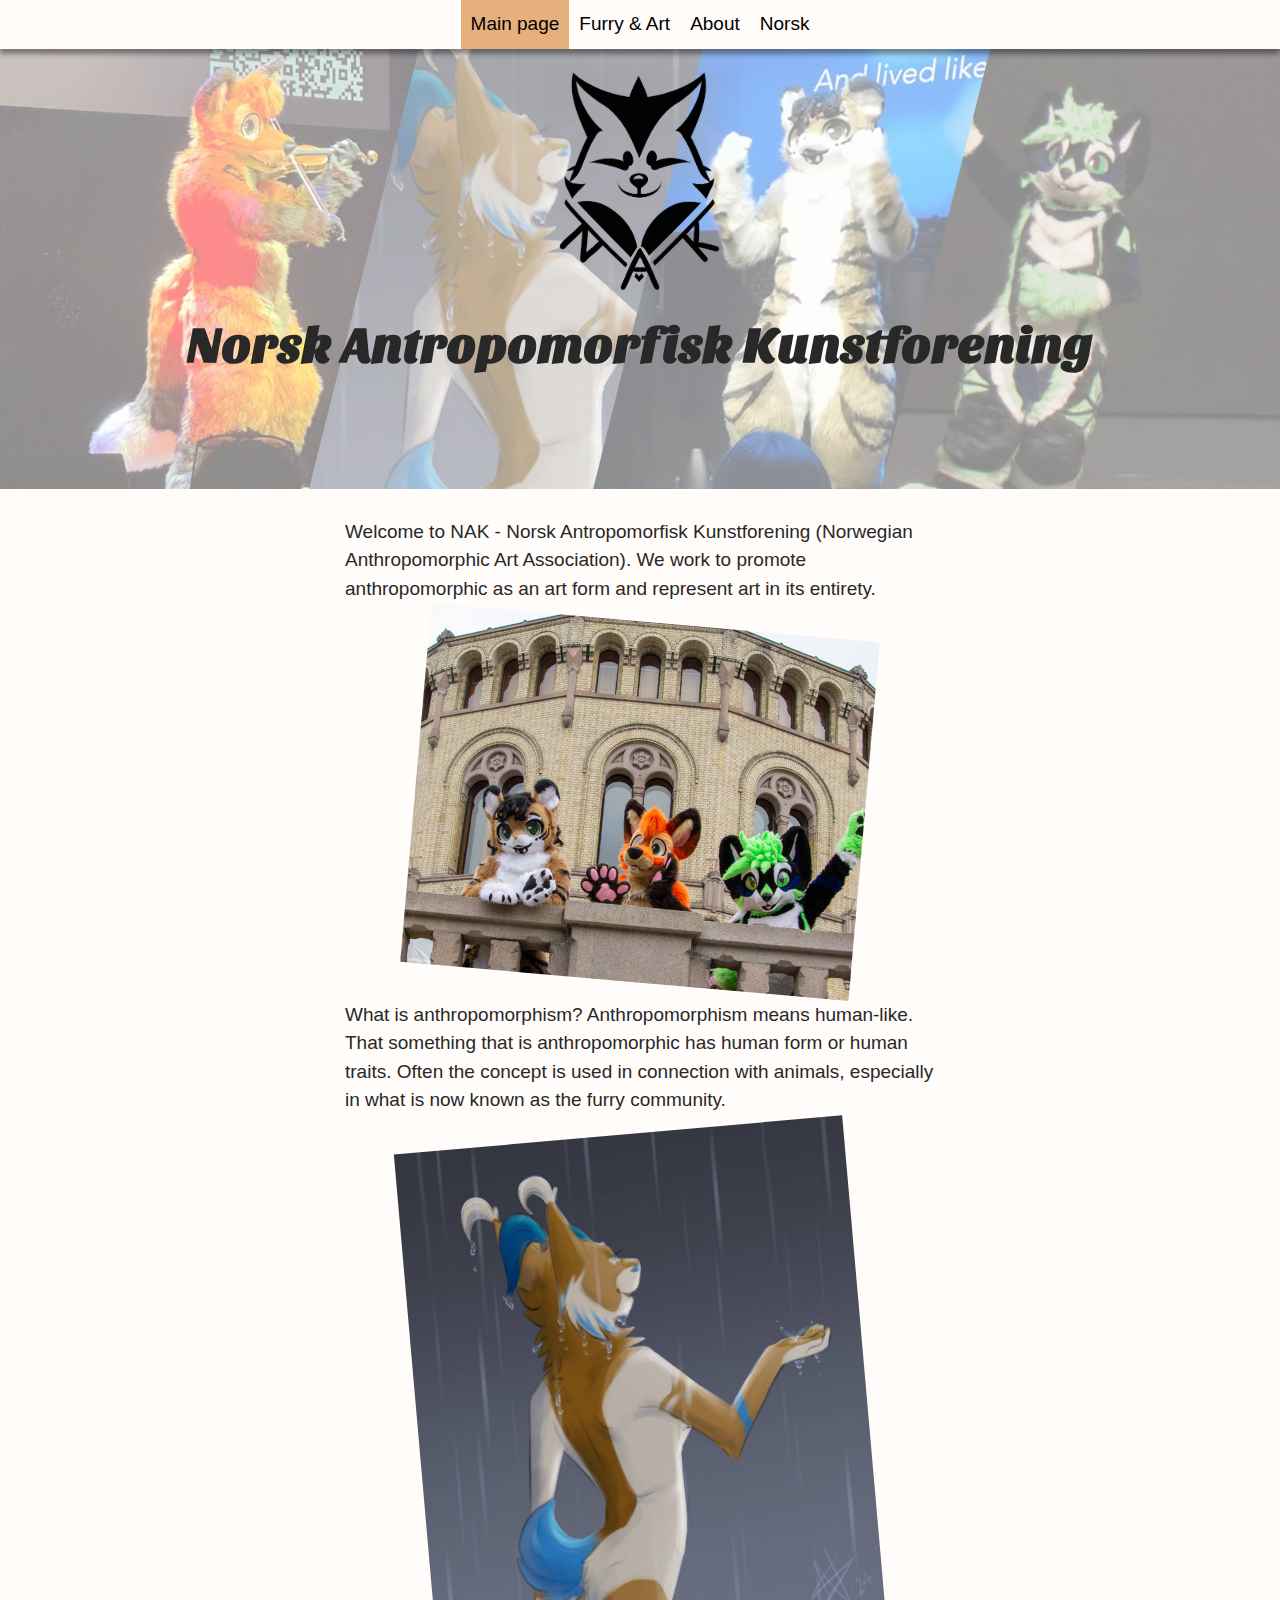
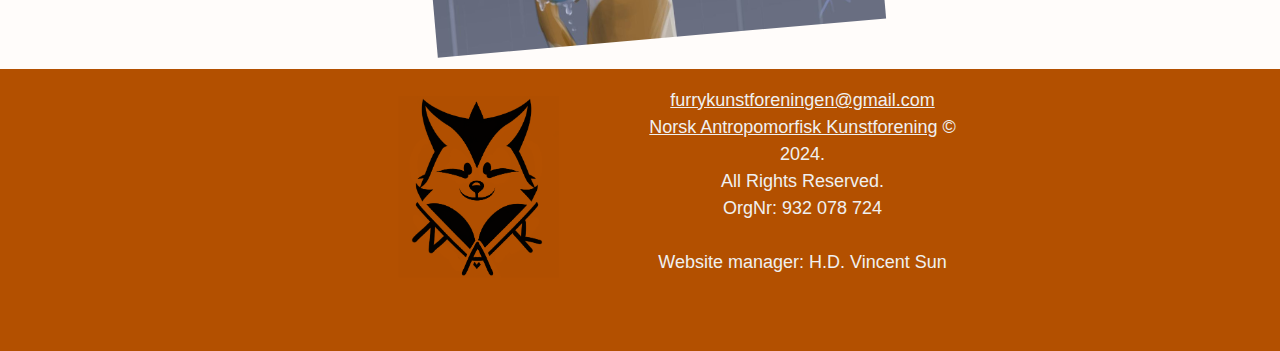
<file: zENG_index.html>
<!DOCTYPE html>
<html lang="nb" dir="ltr">
  <head>
    <meta charset="utf-8">
    <meta name="viewport" content="width=device-width, initial-scale=1.0">
    <title>NAK</title>
    <link rel="icon" type="image/gif" href="./assets/bilder/nak_logo.png">
    <link rel="stylesheet" href="./assets/master.css">
  </head>
  <!--This easter agg may have issues showing properly in firefox. 
  try another browser-->
<!--
                ___
               /\  \ 
              /::\  \ 
             /:/\:\  \ 
            /::\~\:\  \ 
      ___  /:/\:\ \:\__\  ___     
     /\__\ \/__\:\/:/  / /\__\    
    /::|  |     \::/  / /:/  /    
   /:|:|  |     /:/  / /:/__/     
  /:/|:|  |__  /:/  / /::\__\____ 
 /:/ |:| /\__\ \/__/ /:/\:::::\__\
 \/__|:|/:/  /       \/_|:|~~|~   
     |:/:/  /           |:|  |    
     |::/  /            |:|  |    
     /:/  /             |:|  |    
     \/__/               \|__|   
 Norsk Antropomorfisk Kunstforening
-->
  <body>
    <!--Menylinje under her-->
    <div class="full_width">
      <div class="navbar">
        <a href="zENG_index.html" class="button active"><span>Main page</span></a>
        <a href="zENG_furry_art.html" class="button inactive"><span>Furry & Art</span></a>
        <a href="zENG_about.html" class="button inactive"><span>About</span></a>
        <a href="index.html" class="button inactive"><span>Norsk</span></a>
      </div>
    </div>
    <!--Innhold for forside-->
    <div class="full_width front_bg">
      <div class="full_width bannerbox">
        <img class="front_img animate-top-logo" src="./assets/bilder/nak_logo.png" alt="NAK logo">
        <h1 class="info_header center_content2 animate-top">Norsk Antropomorfisk Kunstforening</h1>
      </div>
    </div>
    <div class="center_content flex">
      
      <div class="info">
        <div class="innhold">
          <p>
            Welcome to NAK - Norsk Antropomorfisk Kunstforening (Norwegian Anthropomorphic Art Association). We work
             to promote anthropomorphic as an art form and represent
             art in its entirety. 
          </p>
          <img loading="lazy" class="image rotate5deg" 
            src="./assets/bilder/forbilde.jpg"  
            alt="Bilde av Fursiters utenfor Stortinget">
          <p>What is anthropomorphism? Anthropomorphism means human-like. That
            something that is anthropomorphic has human form or human
            traits. Often the concept is used in connection with animals,
            especially in what is now known as the furry community.  
            
          </p>
          <img loading="lazy" class="image rotate-5deg" 
            src="./assets/bilder/nera_art.jpg"  
            alt="Tegning av en antropomorfisk karakter">

        </div>
      </div>    
    </div>
    <div class="center_content">
      
    </div>

    <!--Footer-->
    <footer class="full_width">
      <div class="flex center_content">
      
        <div class="footer_flex">
          <br>
          <img loading="lazy" class="footer_img" src="./assets/bilder/nak_logo.png" alt="NAK logo">
        </div>
        
        <div class="footer_flex">
          <p class="center_content2">
            <a class="footer_link" href="mailto:furrykunstforeningen@gmail.com  ">furrykunstforeningen@gmail.com</a>
            <br><a class="footer_link" href="https://antrokunst.no">Norsk Antropomorfisk Kunstforening</a> © 2024.
            <br> All Rights Reserved. 
            <br>OrgNr: 932 078 724
            <br><br>Website manager: H.D. Vincent Sun</p>
        </div> 
      
      </div>
    </footer>
  </body>
</html>
</file>
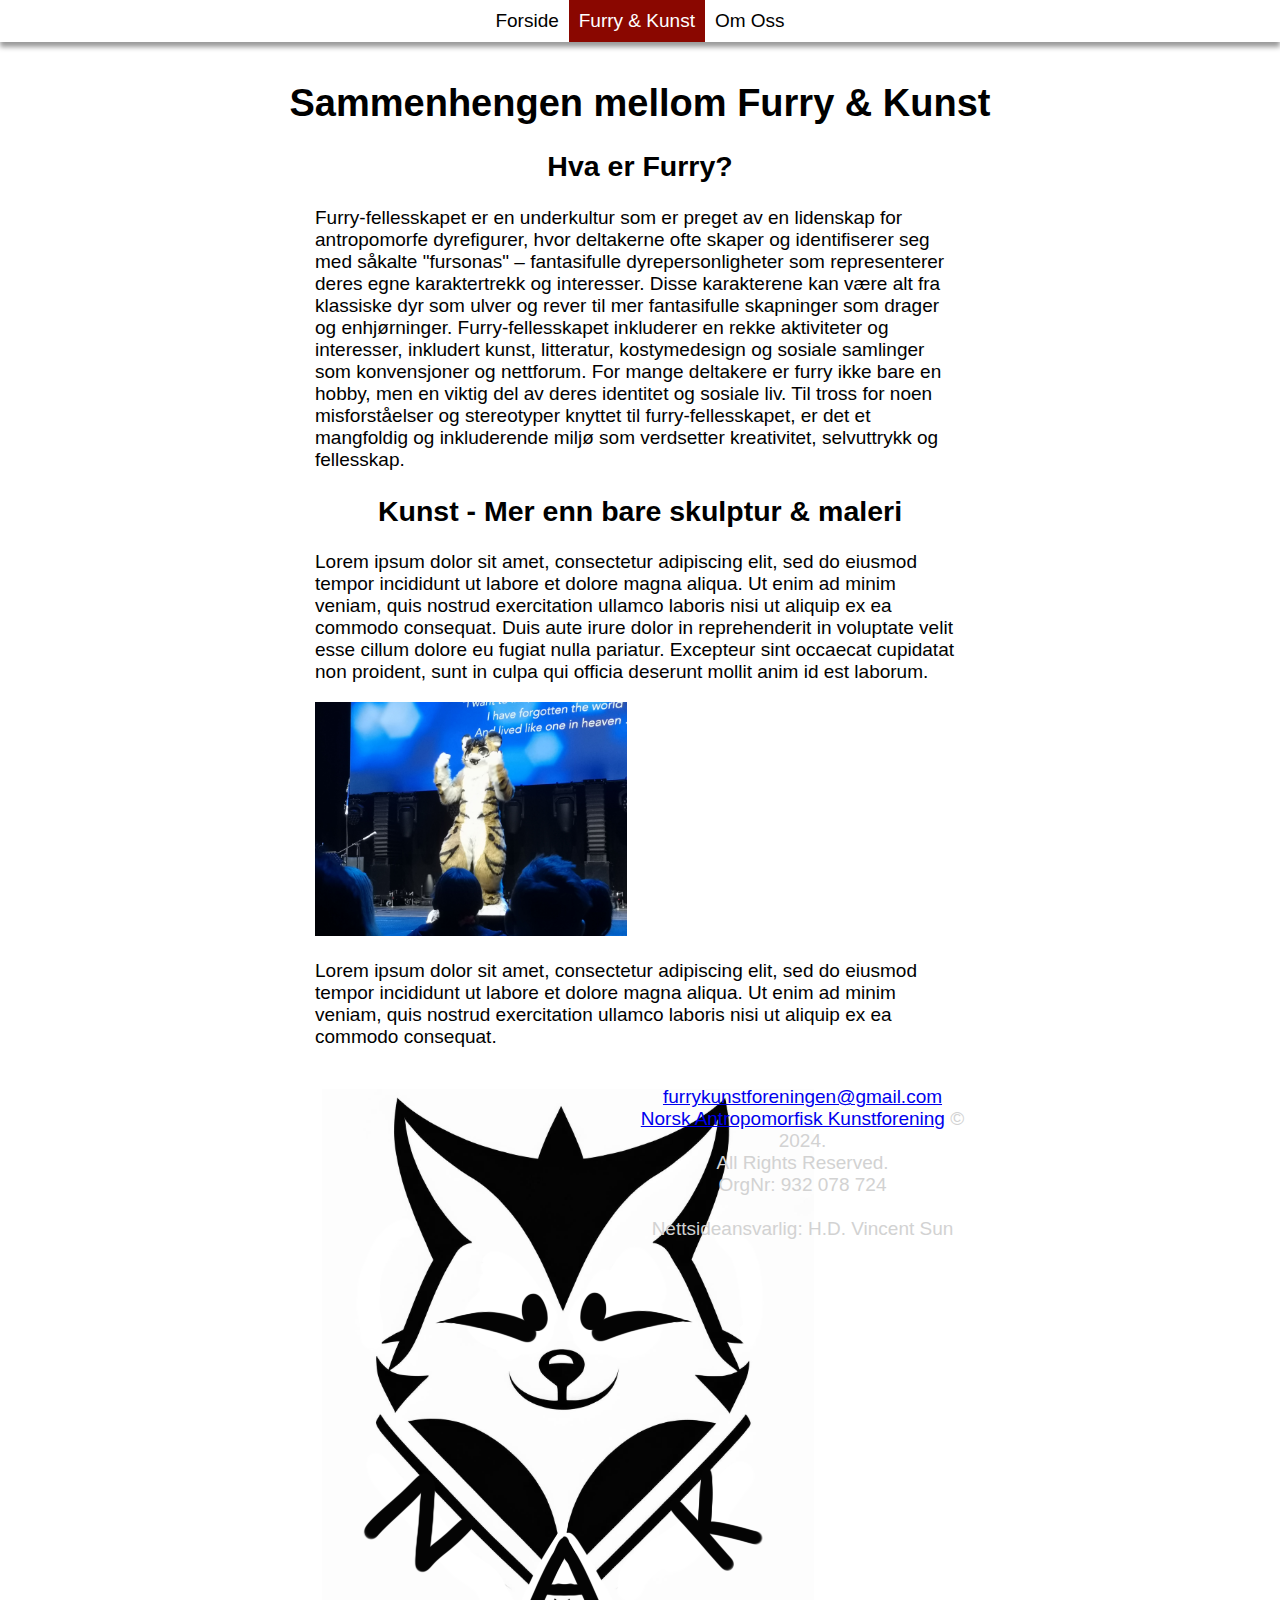
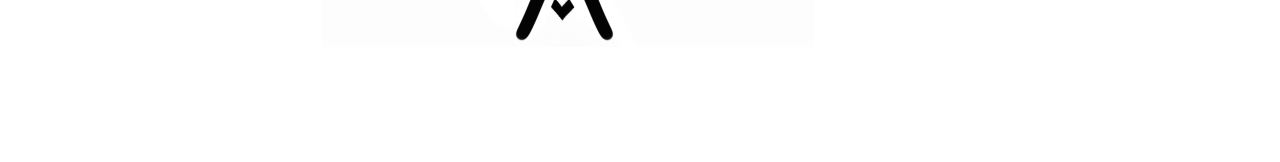
<file: test/furry_kunst.html>
<!DOCTYPE html>
<html lang="nb" dir="ltr">
  <head>
    <meta charset="utf-8">
    <meta name="viewport" content="width=device-width, initial-scale=1.0">
    <title>NAK - Furrykunst</title>
    <link rel="icon" type="image/gif" href="./bilder/nak_logo.png">
    <link rel="stylesheet" href="./master.css">
  </head>
<!--
⠀⢸⠂⠀⠀⠀⠘⣧⠀⠀⣟⠛⠲⢤⡀⠀⠀⣰⠏⠀⠀⠀⠀⠀⢹⡀
⠀⡿⠀⠀⠀⠀⠀⠈⢷⡀⢻⡀⠀⠀⠙⢦⣰⠏⠀⠀⠀⠀⠀⠀⢸⠀
⠀⡇⠀⠀⠀⠀⠀⠀⢀⣻⠞⠛⠀⠀⠀⠀⠻⠀⠀⠀⠀⠀⠀⠀⢸⠀
⠀⡇⠀⠀⠀⠀⠀⠀⠛⠓⠒⠓⠓⠀⠀⠀⠀⠀⠀⠀⠀⠀⠀⠀⢸⠀
⠀⡇⠀⠀⠀⠀⠀⠀⠀⠀⠀⠀⠀⠀⠀⠀⠀⠀⠀⠀⠀⠀⠀⠀⣸⠀
⠀⢿⠀⠀⠀⠀⠀⠀⠀⠀⠀⠀⠀⠀⠀⠀⢀⣀⣀⣀⣀⠀⠀⢀⡟⠀
⠀⠘⣇⠀⠘⣿⠋⢹⠛⣿⡇⠀⠀⠀⠀⣿⣿⡇⠀⢳⠉⠀⣠⡾⠁⠀
⣦⣤⣽⣆⢀⡇⠀⢸⡇⣾⡇⠀⠀⠀⠀⣿⣿⡷⠀⢸⡇⠐⠛⠛⣿⠀
⠹⣦⠀⠀⠸⡇⠀⠸⣿⡿⠁⢀⡀⠀⠀⠿⠿⠃⠀⢸⠇⠀⢀⡾⠁⠀
⠀⠈⡿⢠⢶⣡⡄⠀⠀⠀⠀⠉⠁⠀⠀⠀⠀⠀⣴⣧⠆⠀⢻⡄⠀⠀
⠀⢸⠃⠀⠘⠉⠀⠀⠀⠠⣄⡴⠲⠶⠴⠃⠀⠀⠀⠉⡀⠀⠀⢻⡄⠀
⠀⠘⠒⠒⠻⢦⣄⡀⠀⠀⠀⠀⠀⠀⠀⠀⢀⣀⣤⠞⠛⠒⠛⠋⠁⠀
⠀⠀⠀⠀⠀⠀⠸⣟⠓⠒⠂⠀⠀⠀⠀⠀⠈⢷⡀⠀⠀⠀⠀⠀⠀⠀
⠀⠀⠀⠀⠀⠀⠀⠙⣦⠀⠀⠀⠀⠀⠀⠀⠀⠈⢷⠀⠀⠀⠀⠀⠀⠀
⠀⠀⠀⠀⠀⠀⠀⣼⣃⡀⠀⠀⠀⠀⠀⠀⠀⠀⠘⣆⠀⠀⠀⠀⠀⠀
⠀⠀⠀⠀⠀⠀⠀⠉⣹⠃⠀⠀⠀⠀⠀⠀⠀⠀⠀⢻⠀⠀⠀⠀⠀⠀
⠀⠀⠀⠀⠀⠀⠀⠀⡿⠀⠀⠀⠀⠀⠀⠀⠀⠀⠀⢸⡆⠀⠀⠀⠀⠀
-->

  <body>

<!--    <div class="topbar_bg_color full_width">
      <img class="front_img" src="./bilder/nak_logo.png" alt="NAK logo">
    </div>
 -->   
    <!--Menylinje under her-->
    <div class="full_width">
      <div class="navbar">
        <a href="index.html" class="button inactive"><span>Forside</span></a>
        <a href="furry_kunst.html" class="button active"><span>Furry & Kunst</span></a>
        <a href="om_oss.html" class="button inactive"><span>Om Oss</span></a>
      </div>
    </div>
    <!--Innhold for furry & kunst-->
    <h1 class="center_content2 animate-top">Sammenhengen mellom Furry & Kunst</h1>
    <div class="center_content">
      <h2 class="center_content2">Hva er Furry? </h2>
      <p>Furry-fellesskapet er en underkultur som er preget av en lidenskap for 
        antropomorfe dyrefigurer, hvor deltakerne ofte skaper og identifiserer 
        seg med såkalte "fursonas" – fantasifulle dyrepersonligheter som 
        representerer deres egne karaktertrekk og interesser. Disse karakterene 
        kan være alt fra klassiske dyr som ulver og rever til mer fantasifulle 
        skapninger som drager og enhjørninger. Furry-fellesskapet inkluderer en 
        rekke aktiviteter og interesser, inkludert kunst, litteratur, 
        kostymedesign og sosiale samlinger som konvensjoner og nettforum. For 
        mange deltakere er furry ikke bare en hobby, men en viktig del av deres 
        identitet og sosiale liv. Til tross for noen misforståelser og 
        stereotyper knyttet til furry-fellesskapet, er det et mangfoldig og 
        inkluderende miljø som verdsetter kreativitet, selvuttrykk og 
        fellesskap.</p>
    </div>
    <div class="center_content">
      <h2 class="center_content2">Kunst - Mer enn bare skulptur & maleri</h2>
      <p>Lorem ipsum dolor sit amet, consectetur adipiscing elit, sed do eiusmod tempor incididunt 
          ut labore et dolore magna aliqua. Ut enim ad minim veniam, quis nostrud exercitation ullamco 
          laboris nisi ut aliquip ex ea commodo consequat. Duis aute irure dolor in reprehenderit in 
          voluptate velit esse cillum dolore eu fugiat nulla pariatur. Excepteur sint occaecat cupidatat 
          non proident, sunt in culpa qui officia deserunt mollit anim id est laborum.</p>
          <img loading="lazy" class="image" src="./bilder/kunstbilde.jpg"  alt="Bilde av Fursiters">
          <p>Lorem ipsum dolor sit amet, consectetur adipiscing elit, sed do eiusmod tempor 
            incididunt ut labore et dolore magna aliqua. Ut enim ad minim veniam, quis nostrud 
            exercitation ullamco laboris nisi ut aliquip ex ea commodo consequat. 
          </p>
    </div>


    <!--Footer-->
    <footer class="full_width">
      <div class="flex center_content">
      
        <div class="footer_flex">
          <br>
          <img loading="lazy" class="footer_img" src="./bilder/nak_logo.png" alt="NAK logo">
        </div>
        
        <div class="footer_flex">
          <p class="center_content2">
            <a class="footer_link" href="mailto:furrykunstforeningen@gmail.com  ">furrykunstforeningen@gmail.com</a>
            <br><a class="footer_link" href="https://antrokunst.no">Norsk Antropomorfisk Kunstforening</a> © 2024.
            <br> All Rights Reserved. 
            <br>OrgNr: 932 078 724
            <br><br>Nettsideansvarlig: H.D. Vincent Sun</p>
        </div> 
      
      </div>
    </footer>
  </body>
</html>
</file>
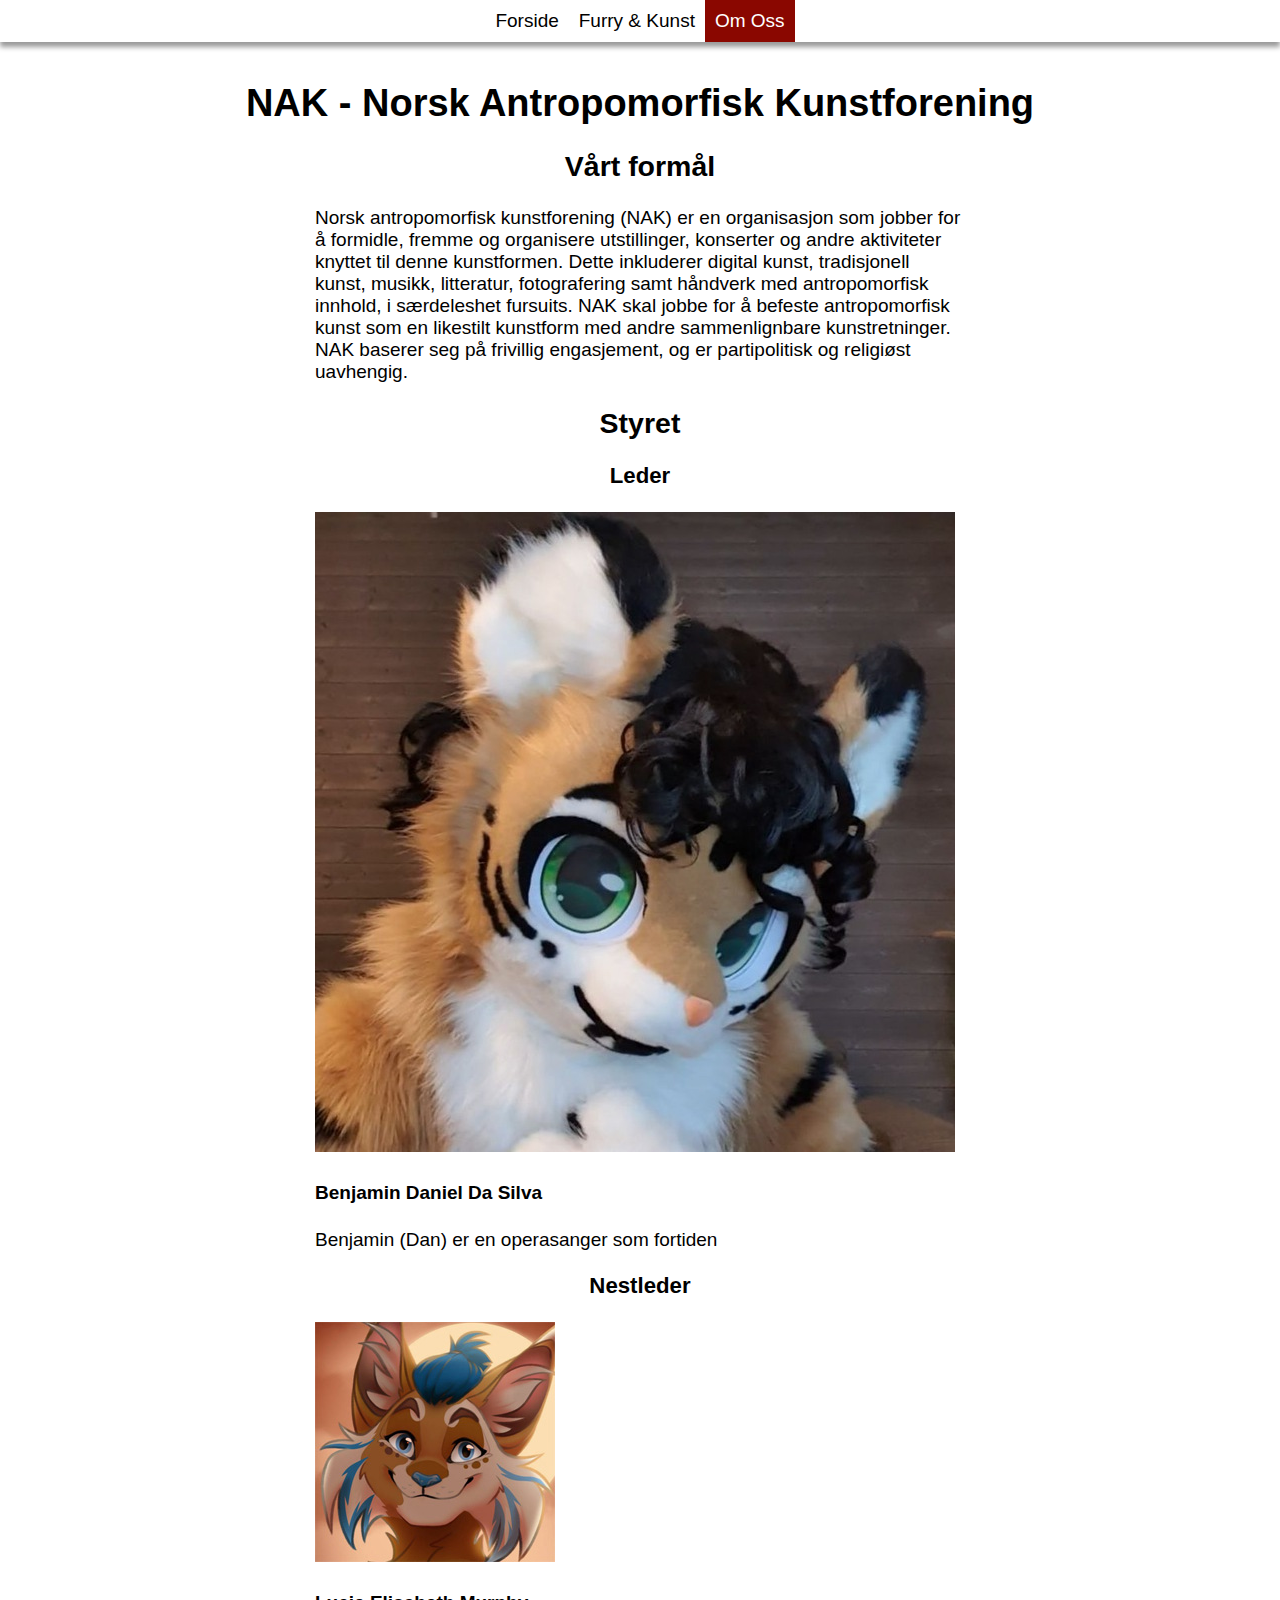
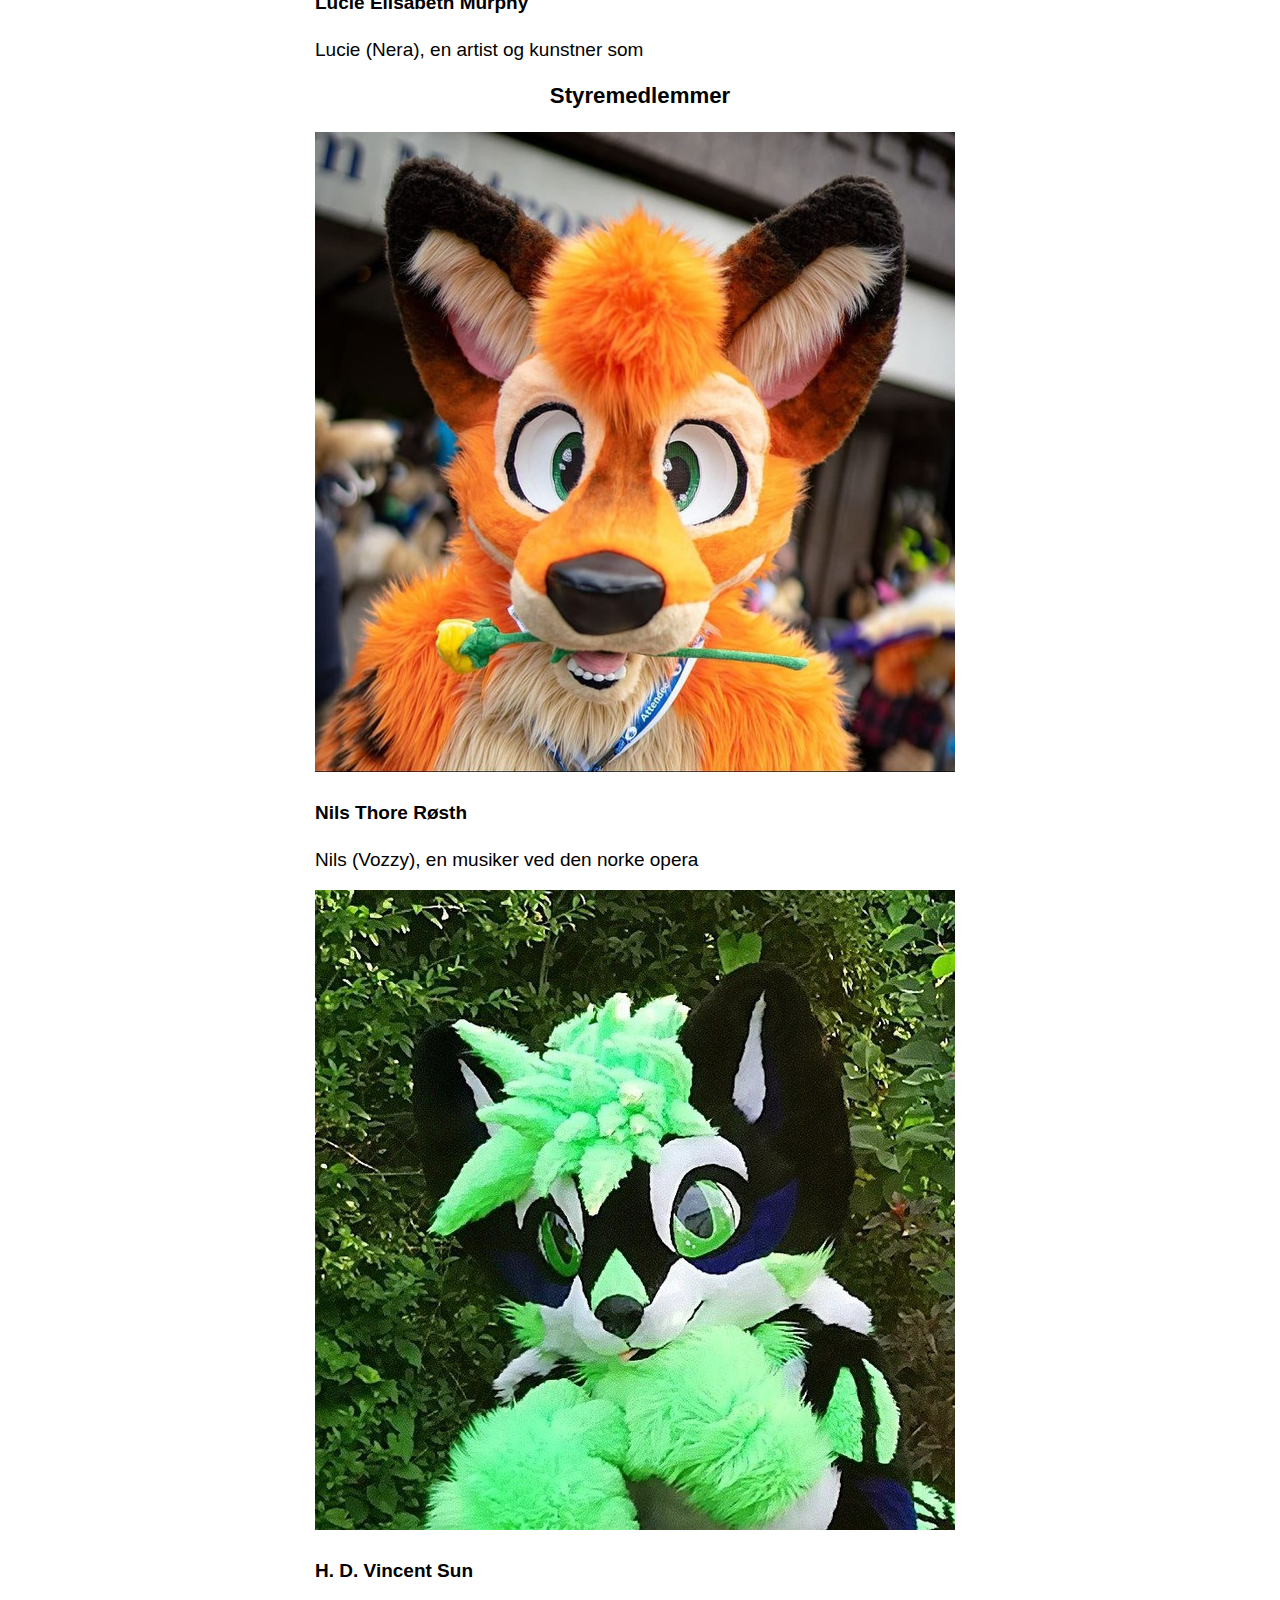
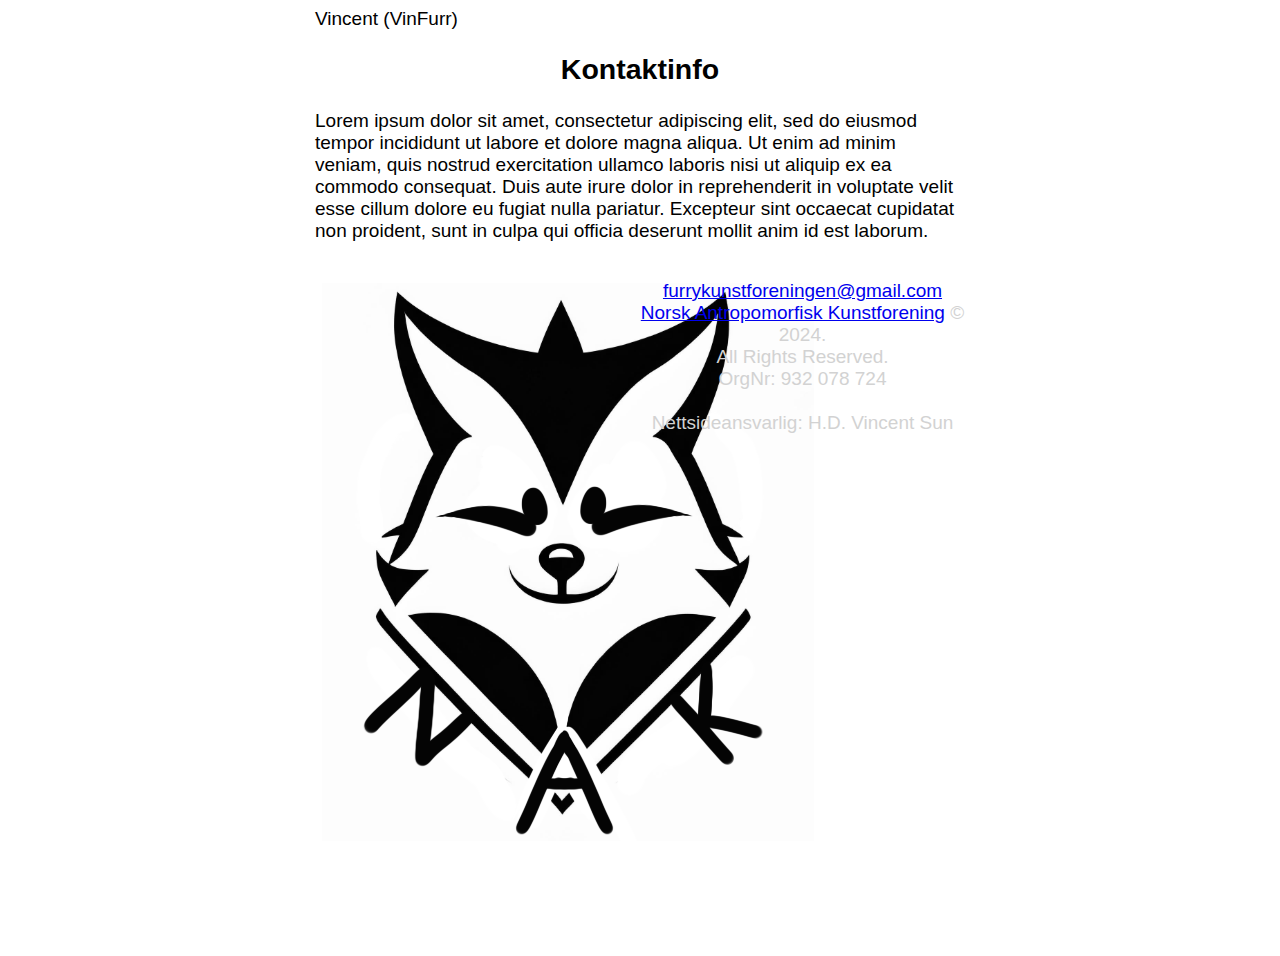
<file: test/om_oss.html>
<!DOCTYPE html>
<html lang="en" dir="ltr">
  <head>
    <meta charset="utf-8">
    <meta name="viewport" content="width=device-width, initial-scale=1.0">
    <title>NAK- Om oss</title>
    <link rel="icon" type="image/gif" href="./bilder/nak_logo.png">
    <link rel="stylesheet" href="./master.css">
  </head>
  <body>
<!--
    <div class="topbar_bg_color full_width">
      <img class="front_img" src="./bilder/nak_logo.png" alt="NAK logo">
    </div>
  -->
    <!--Menylinje under her-->
    <div class="full_width">
      <div class="navbar">
        <a href="index.html" class="button inactive"><span>Forside</span></a>
        <a href="furry_kunst.html" class="button inactive"><span>Furry & Kunst</span></a>
        <a href="om_oss.html" class="button active"><span>Om Oss</span></a>
      </div>
    </div>
    <!--Innhold for om oss-->
    <h1 class="center_content2">NAK - Norsk Antropomorfisk Kunstforening </h1>
    <div class="center_content">
      <h2 class="center_content2">Vårt formål</h2>
      <p>Norsk antropomorfisk kunstforening (NAK) er en organisasjon som jobber 
        for å formidle, fremme og organisere utstillinger, konserter og andre 
        aktiviteter knyttet til denne kunstformen. Dette inkluderer digital 
        kunst, tradisjonell kunst, musikk, litteratur, fotografering samt 
        håndverk med antropomorfisk innhold, i særdeleshet fursuits. NAK skal 
        jobbe for å befeste antropomorfisk kunst som en likestilt kunstform med 
        andre sammenlignbare kunstretninger. NAK baserer seg på frivillig 
        engasjement, og er partipolitisk og religiøst uavhengig.</p>
    </div>


  
    <!--styret-->
    <div class="center_content">
      <h2 class="center_content2">Styret</h2>
      <!--styret 1-->
      <h3 class="center_content2">Leder</h3>
      <div class="board_box">
        <img class="board_pfp" src="./bilder/styre/dan.jpg" alt="">
        <h4>Benjamin Daniel Da Silva</h4>
        <p>Benjamin (Dan) er en operasanger som fortiden </p>
      </div>
      <!--styret 2-->
      <h3 class="center_content2">Nestleder</h3>
      <div class="board_box">
        <img class="board_pfp" src="./bilder/styre/nera.jpg" alt="">
        <h4>Lucie Elisabeth Murphy</h4>
        <p>Lucie (Nera), en artist og kunstner som </p>
      </div>
      <!--styret 3-->
      <h3 class="center_content2">Styremedlemmer</h3>
      <div class="board_box">
        <img class="board_pfp" src="./bilder/styre/vozzy.jpg" alt="">
        <h4>Nils Thore Røsth</h4>
        <p>Nils (Vozzy), en musiker ved den norke opera </p>
      </div> 
      <!--styret 3-->
      <div class="board_box">
        <img class="board_pfp" src="./bilder/styre/vinfurr.jpg" alt="">
        <h4>H. D. Vincent Sun</h4>
        <p>Vincent (VinFurr) </p>
      </div> 
    </div>

    <!--Lokalet-->
    <div class="center_content">
      <h2 class="center_content2">Kontaktinfo</h2>
      <p>Lorem ipsum dolor sit amet, consectetur adipiscing elit, sed do eiusmod tempor incididunt 
        ut labore et dolore magna aliqua. Ut enim ad minim veniam, quis nostrud exercitation ullamco 
        laboris nisi ut aliquip ex ea commodo consequat. Duis aute irure dolor in reprehenderit in 
        voluptate velit esse cillum dolore eu fugiat nulla pariatur. Excepteur sint occaecat cupidatat 
        non proident, sunt in culpa qui officia deserunt mollit anim id est laborum.</p>
    </div>

    

    <!--Footer-->
    <footer class="full_width">
      <div class="flex center_content">
      
        <div class="footer_flex">
          <br>
          <img class="footer_img" src="./bilder/nak_logo.png" alt="NAK logo">
        </div>
        
        <div class="footer_flex">
          <p class="center_content2">
            <a class="footer_link" href="mailto:furrykunstforeningen@gmail.com  ">furrykunstforeningen@gmail.com</a>
            <br><a class="footer_link" href="https://antrokunst.no">Norsk Antropomorfisk Kunstforening</a> © 2024.
            <br> All Rights Reserved. 
            <br>OrgNr: 932 078 724
            <br><br>Nettsideansvarlig: H.D. Vincent Sun</p>
        </div> 
      
      </div>
    </footer>
  </body>
</html>
</file>
<file: test/master.css>
body{
  background-color:white;
  margin: 0;
  font-family: sans-serif;
  font-size: 19px;
}

/*navigation bar*/
.navbar{
  display: block;
  position: relative;
  width: auto;
  margin-left: auto;
  margin-right: auto;
  margin-bottom: 40px;
  display: flex;
  justify-content: center;
  box-shadow: 0 5px 5px rgba(0, 0, 0, 0.4);

}
.button{
  padding: 10px;
  margin: 0;
  text-decoration: none;}
.active{
  background-color: #8a0700 ;
  color: white;}
.inactive{
  background-color: white;
  color: black;}
.button:hover{
  background-color: #ce3d36;}


.red_bg_color{
  background-color: #8a0700;
}
.full_width{
  width: 100%;
}
.front_img{
  display: block;
  position: relative;
  margin-left: auto;
  margin-right: auto;
  width: 400px;
}

/*footer*/
footer{
  padding-bottom: 50px;
  color: rgb(210, 210, 210);
}
.footer_flex{
  width: 50%;
}

/*annet*/
.div_border{
  border-style: solid;
  border-width: 2px;
}

.center_fb{
  margin: auto;
  width: 400px;
}
.center_content{
  margin: auto;
  width: 50%;
  margin-bottom: 1em;
  min-width: 650px;
}

.center_content2{
  text-align: center;
}
/*p, h1, h2, h3, h4, ul{
  margin: 30px;
}*/
li{
  margin-top:15px;
}

.flex{
  display: block;
  position: relative;
  margin-left: auto;
  margin-right: auto;
  display: flex;
  display: -webkit-flex; /*Safari*/
}

.flex_image{
  display: inline-flex;
  display: -webkit-flex; /*Safari*/
  flex-wrap: wrap;
  flex-direction: row;
  margin: auto;
  
}

/*for index.html*/

.innhold{
  padding: 10px 30px 30px 30px;
}
.info{
  width:100%;
  
}
.info_bilde{
  width: 60%;
}
.info_header{
  margin-top: 0;
  padding-top: 0;
}

.aktuelt{
  width: 40%;
}
.innhold_aktuelt{
  margin-top: 10px;
  padding: 10px 30px 30px 30px;
  box-shadow: rgba(0, 0, 0, 0.35) 0px 5px 15px;
}
/*index.html done*/
/*Mainly for medlemmer.html*/
.instructor_pfp{
  height: 120px;
  border-radius: 50%;
  float: left;
  margin: 0 30px 30px 30px;
}

.image{
  width: 48%;
  margin: auto;
  
}

/*Tabell*/ 
/*.center_conntent tr:nth-child(even){
  background-color: #f2f2f2;}
.center_content td, .center_content th {
  border: 1px solid #ddd;
  padding: 8px;}
*/
.tabell1 {
  font-family: Arial, Helvetica, sans-serif;
  border-collapse: collapse;
  width: 100%;
  margin: 0 auto;
}

.table_wrapper{ 
  /*nødvendig for at tabell skal kunne skrolle horisontalt 
    og samtidig sentrert pga display:block i tabell1*/
    display: block;
    overflow-x: auto;
    white-space: nowrap;
}

.tabell1 td, .tabell1 th {
  border: 1px solid #ddd;
  padding: 8px;
}

.tabell1 tr:nth-child(even){
  background-color: #f2f2f2;
}

.tabell1 th {
  padding-top: 12px;
  padding-bottom: 12px;
  text-align: left;
  background-color: white;
  color: black;
}

.pictures{
  flex-wrap: wrap;
  flex-direction: column;
  gap: 1em;
  display: flex;
}




  /*tablet screen*/
  @media screen and (max-width: 760px) {
    body {
      /*background-color: blueviolet;*/
    }

    /*navigation bar*/
    .front_img{
      display: block;
      position: relative;
      margin-left: auto;
      margin-right: auto;
      width: 150px;
    }
    /*navigation bar end*/
    /*footer*/
    .footer_flex{
      width: 75%;
      margin-left: auto;
      margin-right: auto;
    }
    /*footer end*/

    .center_content{
      margin: auto;
      width: 90%;
      min-width: auto;
    }
    .flex{
      flex-direction: column;
    }
    .aktuelt{
      width: 100%;
    }
    .innhold{
      width: auto;
      padding-left: 0;
      padding-right: 0;
    }
    .info{
      width: 100%;
    }

    

    
  }
  /*Phone screen*/
  @media screen and (max-width: 480px) {
    body {
     /* background-color: lightgreen;*/
      font-size: 1em;
   }
   p, h1, h2, h3{
    margin-left: 5px;
    margin-right: 5px; 
   }
    /*navigation bar*/
    .front_img{
      display: block;
      position: relative;
      margin-left: auto;
      margin-right: auto;
      width: 100px;
    }
    .navbar{
      font-size: 0.9em;
    }
    /*navigation bar end*/
    .center_content{
      margin: auto;
      width: 100%;
   }

   .innhold{
      padding: 10px 0 30px 0px;
    }

    .innhold_aktuelt{
      margin-top: 10px;
      padding: 0 10px 30px 10px;
      box-shadow: rgba(0, 0, 0, 0.35) 0px 5px 15px;
    }



  }
</file>
<file: assets/master.css>
html{
  overflow-x: hidden; /*skrur av vertikal skrolling*/
}
body{
  background-color:rgba(255, 251, 248, 0.73);
  margin: 0;
  font-family: sans-serif;
  font-size: 19px;
  line-height: 1.5;
  color:rgb(40, 40, 40);  
  overflow-x: hidden;
}

/*navigation bar*/
.navbar{
  display: block;
  position: -webkit-sticky;
  position: sticky;
  width: auto;
  margin-left: auto;
  margin-right: auto;
 /*margin-bottom: 40px;*/
  display: flex;
  justify-content: center;
  box-shadow: 0 5px 5px rgba(0, 0, 0, 0.4);
  top: 0;

}
.button{
  padding: 10px;
  margin: 0;
  text-decoration: none;}
.active{
  background-color: rgba(229, 176, 126, 1);
  color: black;}
.inactive{
  background-color: none;
  color: black;}
.button:hover{
  background-color: rgba(229, 176, 126, 0.5);}

.topbar_bg_color{
  background-color: rgb(229,176,126);
}
.full_width{
  width: 100%;
}
.front_img{
  display: block;
  position: relative;
  margin-left: auto;
  margin-right: auto;
  width: 200px;
}

/*footer*/
footer{
  background-color: rgb(179, 80, 0);
  padding-bottom: 50px;
  color: rgb(240, 240, 240);
  font-size: 18px;
}
.footer_flex{
  width: 50%;
}

.footer_img{
  display: block;
  padding-bottom: 10px;;
  margin-left: auto;
  margin-right: auto;
  width: 50%;
  min-width: 100px;
}

.footer_link{
  color: rgb(240, 240, 240);
}

.footer_T_logo{
  width: 20px;
}

/*annet*/
h1 {
  font-family: Sacramento, sans-serif;
  font-size: 50px;
}

.div_border{
  border-style: solid;
  border-width: 2px;
}


.center_content{
  margin: auto;
  width: 50%;
  /*margin-bottom: 1em;*/
  min-width: 650px;
}

.center_content2{
  text-align: center;
}

.flex{
  display: block;
  position: relative;
  margin-left: auto;
  margin-right: auto;
  display: flex;
  display: -webkit-flex; /*Safari*/
}

.flex_image{
  display: inline-flex;
  display: -webkit-flex; /*Safari*/
  flex-wrap: wrap;
  flex-direction: row;
  margin: auto;
  
}
.rotate5deg{
  transform: rotate(5deg);
}
.rotate-5deg{
  transform: rotate(-5deg);
}

.creditbox{
  background-color: rgba(0, 0, 0, 0.50);
  border-radius: 20px;
  padding: 1px 15px;
  color: rgb(210, 210, 210);
  font-size: 10px;
  margin: auto;
  width: fit-content;
}

/*for index.html*/
.innhold{
  padding: 10px 30px 30px 30px;
}
.info{
  width:100%;
  
}
.info_bilde{
  width: 60%;
}
.info_header{
  margin-top: 0;
  padding-top: 0;
}

.front_bg{
  background-image: url("./bilder/bannerbilde.jpg");
  background-size: contain;
  background-repeat: no-repeat;
  background-position: center top;
  background-attachment: fixed;

}
.bannerbox{
  padding-top: 20px;
  padding-bottom: 20px;
  background-color: rgba(255, 255, 255, 0.55);
  min-height: 400px;
}


.gallery {
  column-count: 3;
  column-gap: 10px;
  width: 90%;
  max-width: 1200px;
  margin: auto;
}

.gallery-item {
  break-inside: avoid;
  margin-bottom: 10px;
  overflow: hidden;
  border-radius: 8px;
  box-shadow: 0 4px 8px rgba(0, 0, 0, 0.1);
}

.gallery-item img {
  width: 100%;
  height: auto;
  display: block;
  cursor: pointer;
}

#fullscreen-overlay {
  display: none;
  position: fixed;
  top: 0;
  left: 0;
  width: 100%;
  height: 100%;
  background-color: rgba(0, 0, 0, 0.8);
  justify-content: center;
  align-items: center;
  z-index: 1000;
  flex-direction: column;
}

#fullscreen-overlay img {
  max-width: 90%;
  max-height: 80%;
}

#fullscreen-caption {
  color: white;
  margin-top: 10px;
  font-size: 1.2em;
  text-align: center;
}

/*index.html done*/
/*Mainly for furry_kunst.html*/
.furryXart_bg{
  background-image: url("./bilder/vozzy_violin_art.jpg");
  background-attachment: fixed;
  background-position: center;
  background-repeat: no-repeat;
  background-size: cover;
  padding: 10px 0;
}

/*furry_kunst.html done*/
/*Mainly for om_oss.html*/
.board_pfp{
  height: 120px;
  border-radius: 50%;
  float: left;
  margin: 0 20px 10px 20px;
}
.board_box{
  min-height: 120px;
}
/*om_oss.html done*/
.image{
  display: block;
  position: relative;
  margin-left: auto;
  margin-right: auto;
  width: 50%;
  min-width: 450px;
}

.pictures{
  flex-wrap: wrap;
  flex-direction: column;
  gap: 1em;
  display: flex;
}
.board_header{
  margin: 10px;
}
.board_p{
  margin: 10px 0 20px 0;
}

.contentbox{
  background-color: rgba(255, 255, 255, 0.87);
  border-radius: 25px;
  padding: 20px;
  color: black;
  box-shadow: 2px 2px 2px 1px rgba(0, 0, 0, 0.75);
}

.word_descrption{
  text-decoration: underline dotted;
}

.quote{
  font-style: italic;
}

.animate-top{
  position:relative;
  animation:animatetop 1s;
}

.animate-top-logo{
  position:relative;
  animation:animatetop 1s;
  /*animation-delay: 1s;*/  
}
@keyframes animatetop{
  from{top:-100px; opacity:0} to{top:0;opacity:1}
}

/*other media under here*/

@font-face {
  font-family: Sacramento;
  src: url(./font/SansitaOne.ttf);
}

  @media screen and (max-width:1150px) {
    .front_bg{
      background-size: 1150px;
    }
  }
  /*tablet screen*/
  @media screen and (max-width: 760px) {
    body {
      /*background-color: blueviolet;*/
    }
    h1 {
      font-size: 30px;
    }

    /*navigation bar*/
    .front_img{
      display: block;
      position: relative;
      margin-left: auto;
      margin-right: auto;
      width: 150px;
    }
    /*navigation bar end*/
    /*footer*/
    .footer_flex{
      width: 75%;
      margin-left: auto;
      margin-right: auto;
    }
    /*footer end*/

    .center_content{
      margin: auto;
      width: 90%;
      min-width: auto;
    }
    .flex{
      flex-direction: column;
    }
    
    .innhold{
      width: auto;
      padding-left: 0;
      padding-right: 0;
    }
    .info{
      width: 100%;
    }
    .image{
      min-width: 400px;
    }
    
    .front_bg{
      background-size: 900px;
    }

    .bannerbox{
     min-height: 0;
    }

    
  }
  /*Phone screen*/
  @media screen and (max-width: 480px) {
    body {
     /* background-color: lightgreen;*/
      font-size: 1em;
   }
   h1 {
    font-size: 25px;
  }
   p, h1, h2, h3{
    margin-left: 5px;
    margin-right: 5px; 
   }
    /*navigation bar*/
    .front_img{
      display: block;
      position: relative;
      margin-left: auto;
      margin-right: auto;
      width: 100px;
    }
    .navbar{
      font-size: 1em;
    }
    /*navigation bar end*/
    .center_content{
      margin: auto;
      width: 100%;
   }

   .innhold{
      padding: 10px 4px 30px 4px;
    }
    p {
      /*padding: 0 3px;*/
    }

    .innhold_aktuelt{
      margin-top: 10px;
      padding: 0 10px 30px 10px;
      box-shadow: rgba(0, 0, 0, 0.35) 0px 5px 15px;
    }
    .image{
      width: 100%;
      min-width: 0;
    }
    .board_pfp{
      margin: 0 5px 10px 5px;
      height: 100px;
    }
    
    .front_bg{
      background-size: 700px;
    }

    .contentbox{
      background-color: rgba(255, 255, 255, 0.87);
      border-radius: 0;
      padding: 0;
      color: black;
      box-shadow: 0 0 0 0;
    }

  }
</file>
